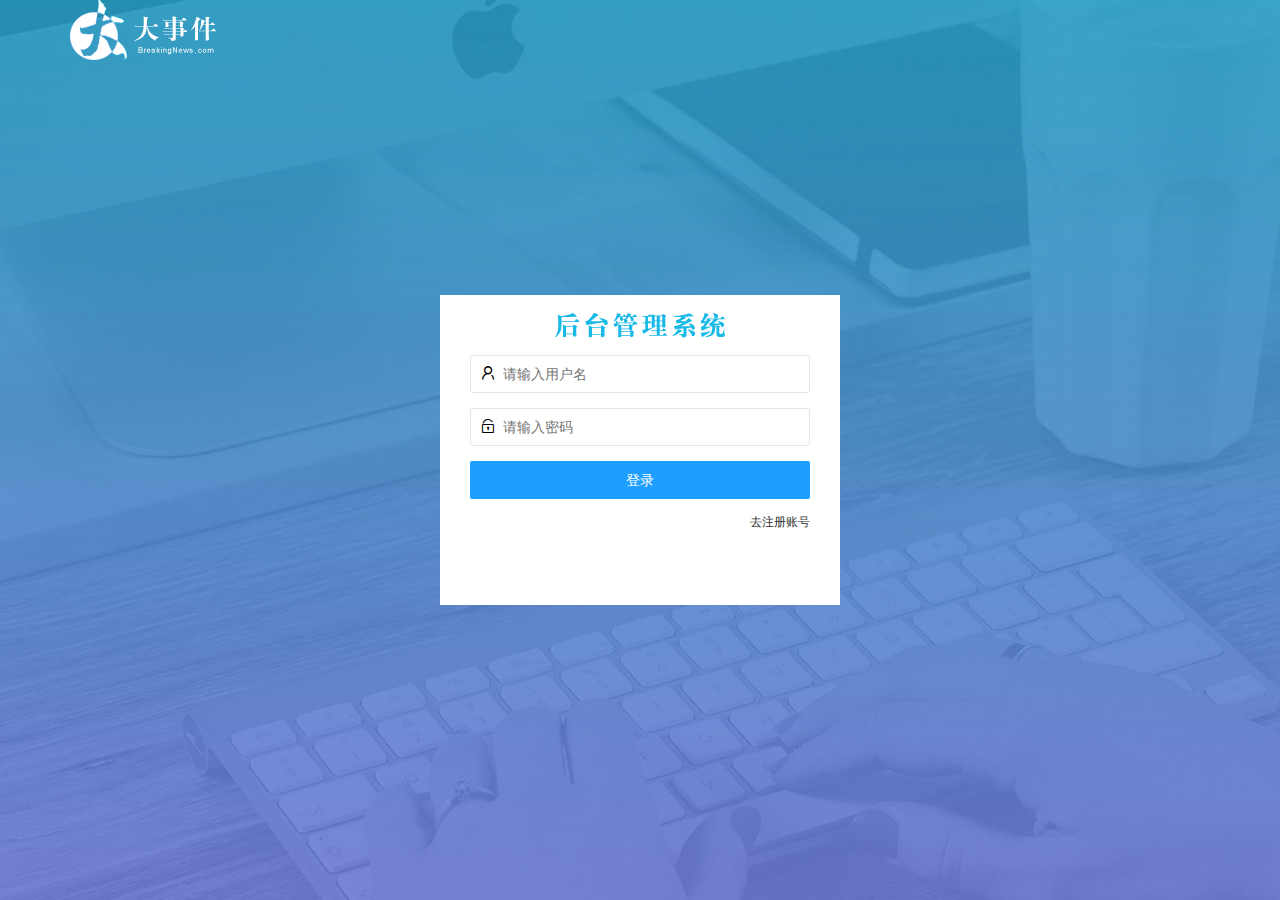
<file: login.html>
<!DOCTYPE html>
<html lang="en">

<head>
    <meta charset="UTF-8">
    <meta name="viewport" content="width=device-width, initial-scale=1.0">
    <title>大事件 登录/注册</title>
    <!-- 导入 LayUI 的样式 -->
    <link rel="stylesheet" href="./assets/lib/layui/css/layui.css">
    <!-- 导入自己的样式表 -->
    <link rel="stylesheet" href="./assets/css/login.css">
   

</head>

<body>
    <!-- 头部的 Logo 区域 -->
    <div class="layui-main">
        <img src="./assets/images/logo.png" alt="">
    </div>
    <!-- 登录注册区域 -->
    <div class="loginAndRegBox">
        <div class="title-box"></div>
        <!-- 登录的 div -->
        <div class="login-box">
            <form class="layui-form" id="form_login">
                <div class="layui-form-item">
                    <i class="layui-icon layui-icon-username"></i>
                    <input type="text" name="username" required lay-verify="required" placeholder="请输入用户名"
                        autocomplete="off" class="layui-input">
                </div>
                <div class="layui-form-item">
                    <i class="layui-icon layui-icon-password"></i>
                    <input type="password" name="password" required lay-verify="required|pwd" placeholder="请输入密码"
                        autocomplete="off" class="layui-input">
                </div>
                <div class="layui-form-item">
                    <button  class="layui-btn layui-btn-fluid  layui-btn-normal" lay-submit>登录</button>
                </div>
                <div class="layui-form-item links">
                    <a href="javascript:;" id="link_reg">去注册账号</a>
                </div>
            </form>
        </div>
        <!-- 注册的 div -->
        <div class="reg-box">
            <form class="layui-form" id="form_reg">
                <div class="layui-form-item">
                    <i class="layui-icon layui-icon-username"></i>
                    <input type="text" name="username" required lay-verify="required" placeholder="请输入用户名"
                        autocomplete="off" class="layui-input">
                </div>
                <div class="layui-form-item">
                    <i class="layui-icon layui-icon-password"></i>
                    <input type="password" name="password" required lay-verify="required|pwd" placeholder="请输入密码"
                        autocomplete="off" class="layui-input">
                </div>
                <div class="layui-form-item">
                    <i class="layui-icon layui-icon-password"></i>
                    <input type="password" name="repassword" required lay-verify="required|pwd|repwd"
                        placeholder="再次确认密码" autocomplete="off" class="layui-input">
                </div>
                <div class="layui-form-item">
                    <button  class="layui-btn layui-btn-fluid  layui-btn-normal" lay-submit>注册</button>
                </div>
                <div class="layui-form-item links">
                    <a href="javascript:;" id="link_login">去登录</a>
                </div>
        </div>
    </div>
    <script src="./assets/lib/layui/layui.all.js"></script>
    <script src="./assets/lib/jquery.js"></script>
    <script src="./assets/js/baseAPI.js"></script>
    <script src="./assets/js/login.js"></script>

</body>

</html>
</file>
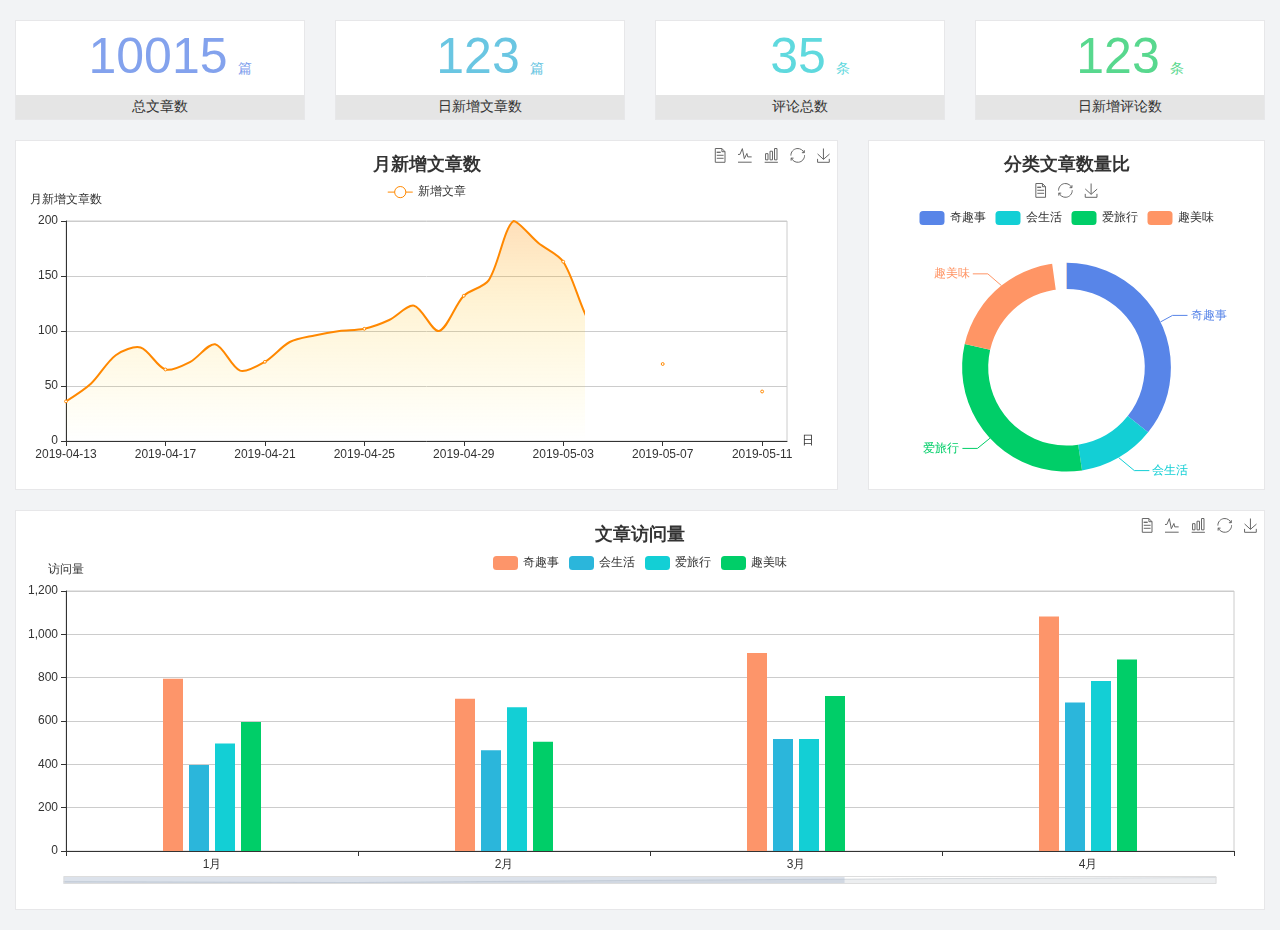
<file: home/dashboard.html>
<!DOCTYPE html>
<html lang="en">

<head>
  <meta charset="UTF-8">
  <meta name="viewport" content="width=device-width, initial-scale=1.0">
  <meta http-equiv="X-UA-Compatible" content="ie=edge">
  <title>图表统计</title>
  <link rel="stylesheet" href="../../assets/lib/bootstrap.css" />
  <link rel="stylesheet" href="../../assets/lib/main.css" />
  <script src="../../assets/lib/jquery.js"></script>
  <script type="text/javascript" src="../../assets/lib/echarts.min.js"></script>
</head>

<body>
  <div class="container-fluid">
    <div class="row spannel_list">
      <div class="col-sm-3 col-xs-6">
        <div class="spannel">
          <em>10015</em><span>篇</span>
          <b>总文章数</b>
        </div>
      </div>
      <div class="col-sm-3 col-xs-6">
        <div class="spannel scolor01">
          <em>123</em><span>篇</span>
          <b>日新增文章数</b>
        </div>
      </div>
      <div class="col-sm-3 col-xs-6">
        <div class="spannel scolor02">
          <em>35</em><span>条</span>
          <b>评论总数</b>
        </div>
      </div>
      <div class="col-sm-3 col-xs-6">
        <div class="spannel scolor03">
          <em>123</em><span>条</span>
          <b>日新增评论数</b>
        </div>
      </div>
    </div>
  </div>

  <div class="container-fluid">
    <div class="row curve-pie">
      <div class="col-lg-8 col-md-8">
        <div class="gragh_pannel" id="curve_show"></div>
      </div>
      <div class="col-lg-4 col-md-4">
        <div class="gragh_pannel" id="pie_show"></div>
      </div>
    </div>
  </div>

  <div class="container-fluid">
    <div class="column_pannel" id="column_show"></div>
  </div>

  <script>
    var oChart = echarts.init(document.getElementById('curve_show'));
    var aList_all = [
      { 'count': 36, 'date': '2019-04-13' },
      { 'count': 52, 'date': '2019-04-14' },
      { 'count': 78, 'date': '2019-04-15' },
      { 'count': 85, 'date': '2019-04-16' },
      { 'count': 65, 'date': '2019-04-17' },
      { 'count': 72, 'date': '2019-04-18' },
      { 'count': 88, 'date': '2019-04-19' },
      { 'count': 64, 'date': '2019-04-20' },
      { 'count': 72, 'date': '2019-04-21' },
      { 'count': 90, 'date': '2019-04-22' },
      { 'count': 96, 'date': '2019-04-23' },
      { 'count': 100, 'date': '2019-04-24' },
      { 'count': 102, 'date': '2019-04-25' },
      { 'count': 110, 'date': '2019-04-26' },
      { 'count': 123, 'date': '2019-04-27' },
      { 'count': 100, 'date': '2019-04-28' },
      { 'count': 132, 'date': '2019-04-29' },
      { 'count': 146, 'date': '2019-04-30' },
      { 'count': 200, 'date': '2019-05-01' },
      { 'count': 180, 'date': '2019-05-02' },
      { 'count': 163, 'date': '2019-05-03' },
      { 'count': 110, 'date': '2019-05-04' },
      { 'count': 80, 'date': '2019-05-05' },
      { 'count': 82, 'date': '2019-05-06' },
      { 'count': 70, 'date': '2019-05-07' },
      { 'count': 65, 'date': '2019-05-08' },
      { 'count': 54, 'date': '2019-05-09' },
      { 'count': 40, 'date': '2019-05-10' },
      { 'count': 45, 'date': '2019-05-11' },
      { 'count': 38, 'date': '2019-05-12' },
    ];

    let aCount = [];
    let aDate = [];

    for (var i = 0; i < aList_all.length; i++) {
      aCount.push(aList_all[i].count);
      aDate.push(aList_all[i].date);
    }

    var chartopt = {
      title: {
        text: '月新增文章数',
        left: 'center',
        top: '10'
      },
      tooltip: {
        trigger: 'axis'
      },
      legend: {
        data: ['新增文章'],
        top: '40'
      },
      toolbox: {
        show: true,
        feature: {
          mark: { show: true },
          dataView: { show: true, readOnly: false },
          magicType: { show: true, type: ['line', 'bar'] },
          restore: { show: true },
          saveAsImage: { show: true }
        }
      },
      calculable: true,
      xAxis: [
        {
          name: '日',
          type: 'category',
          boundaryGap: false,
          data: aDate
        }
      ],
      yAxis: [
        {
          name: '月新增文章数',
          type: 'value'
        }
      ],
      series: [
        {
          name: '新增文章',
          type: 'line',
          smooth: true,
          itemStyle: { normal: { areaStyle: { type: 'default' }, color: '#f80' }, lineStyle: { color: '#f80' } },
          data: aCount
        }],
      areaStyle: {
        normal: {
          color: new echarts.graphic.LinearGradient(0, 0, 0, 1, [{
            offset: 0,
            color: 'rgba(255,136,0,0.39)'
          }, {
            offset: .34,
            color: 'rgba(255,180,0,0.25)'
          }, {
            offset: 1,
            color: 'rgba(255,222,0,0.00)'
          }])

        }
      },
      grid: {
        show: true,
        x: 50,
        x2: 50,
        y: 80,
        height: 220
      }
    };

    oChart.setOption(chartopt);


    var oPie = echarts.init(document.getElementById('pie_show'));
    var oPieopt =
    {
      title: {
        top: 10,
        text: '分类文章数量比',
        x: 'center'
      },
      tooltip: {
        trigger: 'item',
        formatter: "{a} <br/>{b} : {c} ({d}%)"
      },
      color: ['#5885e8', '#13cfd5', '#00ce68', '#ff9565'],
      legend: {
        x: 'center',
        top: 65,
        data: ['奇趣事', '会生活', '爱旅行', '趣美味']
      },
      toolbox: {
        show: true,
        x: 'center',
        top: 35,
        feature: {
          mark: { show: true },
          dataView: { show: true, readOnly: false },
          magicType: {
            show: true,
            type: ['pie', 'funnel'],
            option: {
              funnel: {
                x: '25%',
                width: '50%',
                funnelAlign: 'left',
                max: 1548
              }
            }
          },
          restore: { show: true },
          saveAsImage: { show: true }
        }
      },
      calculable: true,
      series: [
        {
          name: '访问来源',
          type: 'pie',
          radius: ['45%', '60%'],
          center: ['50%', '65%'],
          data: [
            { value: 300, name: '奇趣事' },
            { value: 100, name: '会生活' },
            { value: 260, name: '爱旅行' },
            { value: 180, name: '趣美味' }
          ]
        }
      ]
    };
    oPie.setOption(oPieopt);



    var oColumn = this.echarts.init(document.getElementById('column_show'));
    var oColumnopt =
    {
      title: {
        text: '文章访问量',
        left: 'center',
        top: '10'
      },
      tooltip: {
        trigger: 'axis'
      },
      legend: {
        data: ['奇趣事', '会生活', '爱旅行', '趣美味'],
        top: '40'
      },
      toolbox: {
        show: true,
        feature: {
          mark: { show: true },
          dataView: { show: true, readOnly: false },
          magicType: { show: true, type: ['line', 'bar'] },
          restore: { show: true },
          saveAsImage: { show: true }
        }
      },
      calculable: true,
      xAxis: [
        {
          type: 'category',
          data: ['1月', '2月', '3月', '4月', '5月']
        }
      ],
      yAxis: [
        {
          name: '访问量',
          type: 'value'
        }
      ],
      series: [
        {
          name: '奇趣事',
          type: 'bar',
          barWidth: 20,
          itemStyle: {
            normal: { areaStyle: { type: 'default' }, color: '#fd956a' }
          },
          data: [800, 708, 920, 1090, 1200]
        },
        {
          name: '会生活',
          type: 'bar',
          barWidth: 20,
          itemStyle: {
            normal: { areaStyle: { type: 'default' }, color: '#2bb6db' }
          },
          data: [400, 468, 520, 690, 800]
        },
        {
          name: '爱旅行',
          type: 'bar',
          barWidth: 20,
          itemStyle: {
            normal: { areaStyle: { type: 'default' }, color: '#13cfd5' }
          },
          data: [500, 668, 520, 790, 900]
        },
        {
          name: '趣美味',
          type: 'bar',
          barWidth: 20,
          itemStyle: {
            normal: { areaStyle: { type: 'default' }, color: '#00ce68' }
          },
          data: [600, 508, 720, 890, 1000]
        }
      ],
      grid: {
        show: true,
        x: 50,
        x2: 30,
        y: 80,
        height: 260
      },
      dataZoom: [//给x轴设置滚动条
        {
          start: 0,//默认为0
          end: 100 - 1000 / 31,//默认为100
          type: 'slider',
          show: true,
          xAxisIndex: [0],
          handleSize: 0,//滑动条的 左右2个滑动条的大小
          height: 8,//组件高度
          left: 45, //左边的距离
          right: 50,//右边的距离
          bottom: 26,//右边的距离
          handleColor: '#ddd',//h滑动图标的颜色
          handleStyle: {
            borderColor: "#cacaca",
            borderWidth: "1",
            shadowBlur: 2,
            background: "#ddd",
            shadowColor: "#ddd",
          }
        }]
    };
    oColumn.setOption(oColumnopt);
  </script>
</body>

</html>
</file>
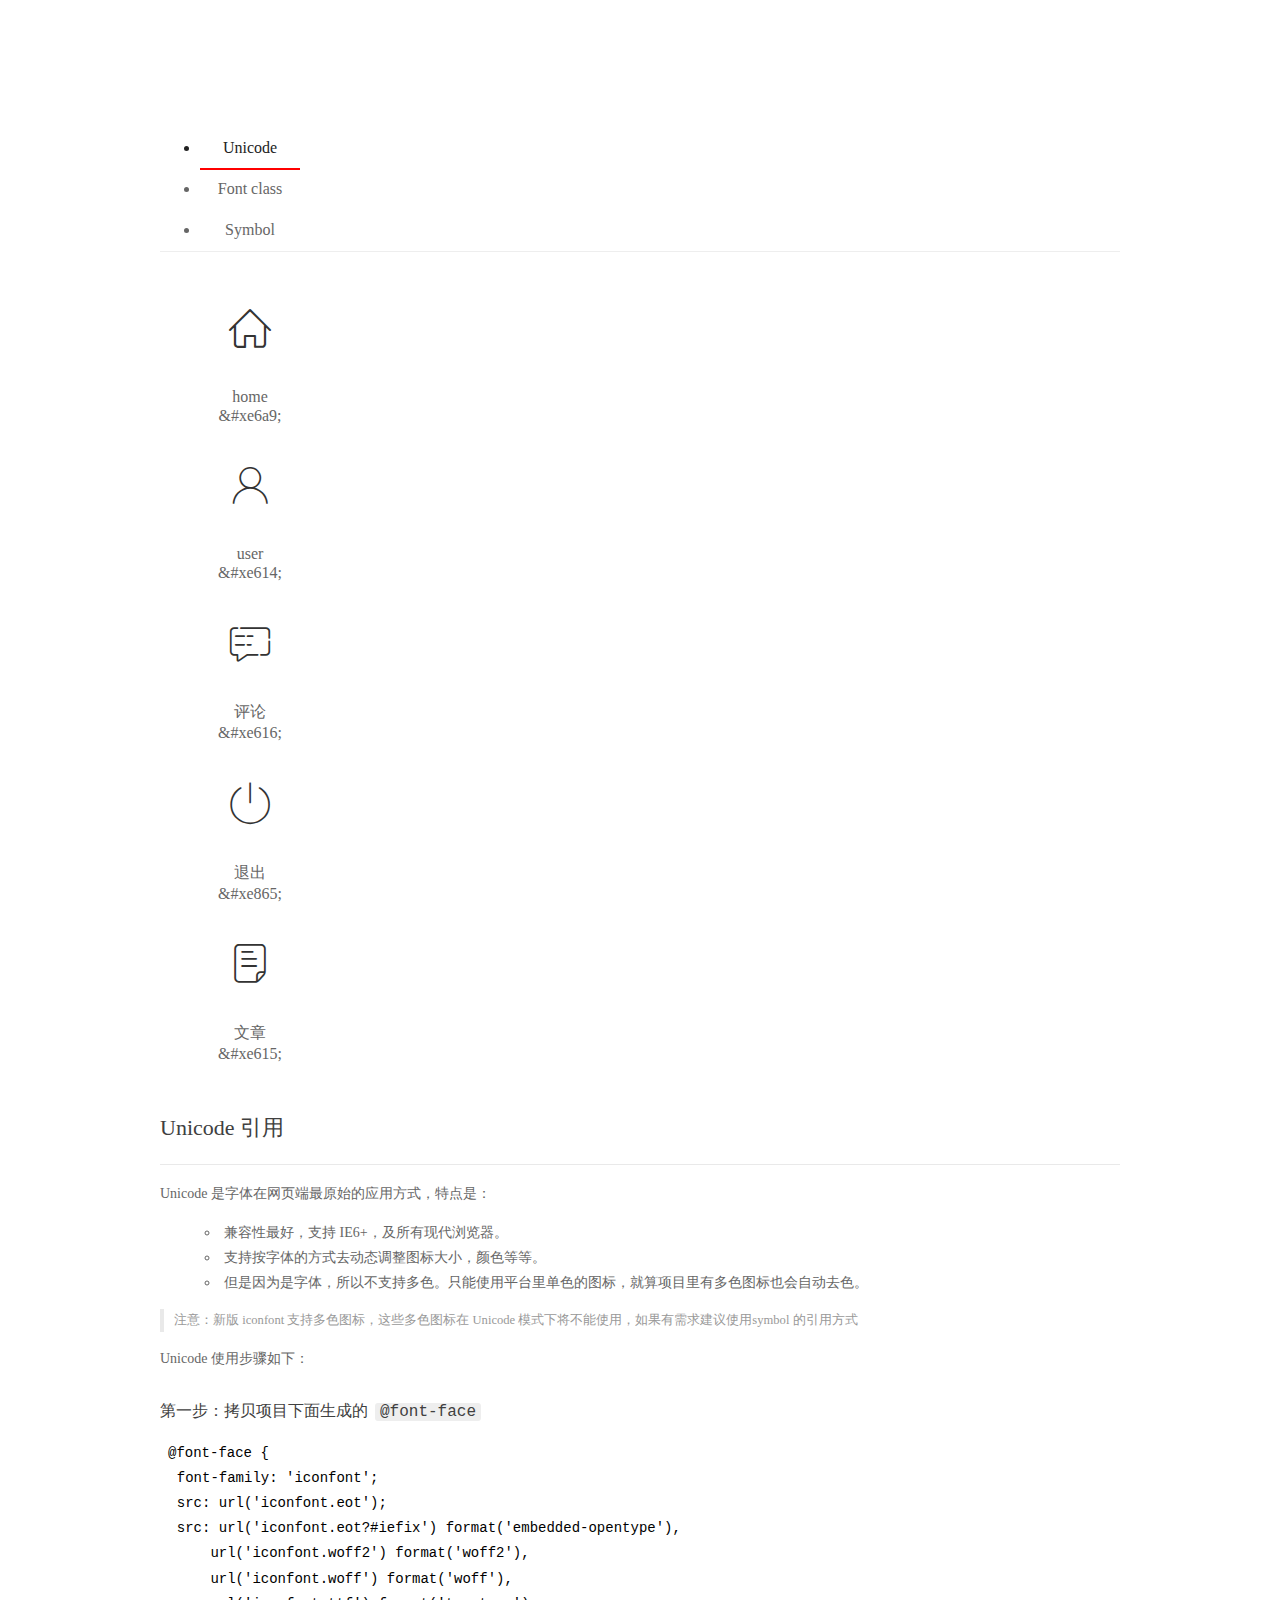
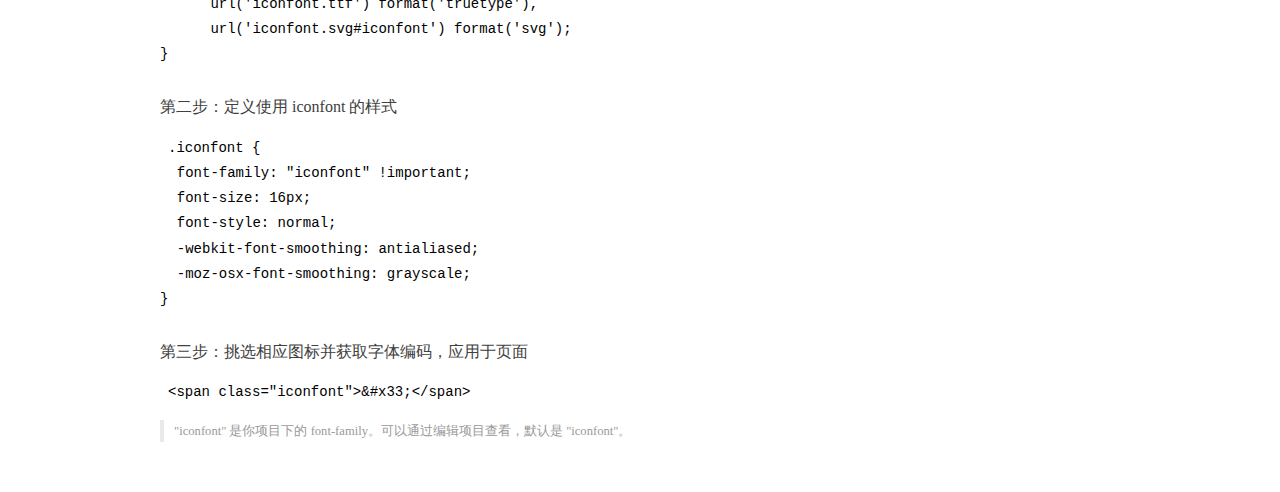
<file: assets/fonts/demo_index.html>
<!DOCTYPE html>
<html>
<head>
  <meta charset="utf-8"/>
  <title>IconFont Demo</title>
  <link rel="shortcut icon" href="https://gtms04.alicdn.com/tps/i4/TB1_oz6GVXXXXaFXpXXJDFnIXXX-64-64.ico" type="image/x-icon"/>
  <link rel="stylesheet" href="https://g.alicdn.com/thx/cube/1.3.2/cube.min.css">
  <link rel="stylesheet" href="demo.css">
  <link rel="stylesheet" href="iconfont.css">
  <script src="iconfont.js"></script>
  <!-- jQuery -->
  <script src="https://a1.alicdn.com/oss/uploads/2018/12/26/7bfddb60-08e8-11e9-9b04-53e73bb6408b.js"></script>
  <!-- 代码高亮 -->
  <script src="https://a1.alicdn.com/oss/uploads/2018/12/26/a3f714d0-08e6-11e9-8a15-ebf944d7534c.js"></script>
</head>
<body>
  <div class="main">
    <h1 class="logo"><a href="https://www.iconfont.cn/" title="iconfont 首页" target="_blank">&#xe86b;</a></h1>
    <div class="nav-tabs">
      <ul id="tabs" class="dib-box">
        <li class="dib active"><span>Unicode</span></li>
        <li class="dib"><span>Font class</span></li>
        <li class="dib"><span>Symbol</span></li>
      </ul>
      
    </div>
    <div class="tab-container">
      <div class="content unicode" style="display: block;">
          <ul class="icon_lists dib-box">
          
            <li class="dib">
              <span class="icon iconfont">&#xe6a9;</span>
                <div class="name">home</div>
                <div class="code-name">&amp;#xe6a9;</div>
              </li>
          
            <li class="dib">
              <span class="icon iconfont">&#xe614;</span>
                <div class="name">user</div>
                <div class="code-name">&amp;#xe614;</div>
              </li>
          
            <li class="dib">
              <span class="icon iconfont">&#xe616;</span>
                <div class="name">评论</div>
                <div class="code-name">&amp;#xe616;</div>
              </li>
          
            <li class="dib">
              <span class="icon iconfont">&#xe865;</span>
                <div class="name">退出</div>
                <div class="code-name">&amp;#xe865;</div>
              </li>
          
            <li class="dib">
              <span class="icon iconfont">&#xe615;</span>
                <div class="name">文章</div>
                <div class="code-name">&amp;#xe615;</div>
              </li>
          
          </ul>
          <div class="article markdown">
          <h2 id="unicode-">Unicode 引用</h2>
          <hr>

          <p>Unicode 是字体在网页端最原始的应用方式，特点是：</p>
          <ul>
            <li>兼容性最好，支持 IE6+，及所有现代浏览器。</li>
            <li>支持按字体的方式去动态调整图标大小，颜色等等。</li>
            <li>但是因为是字体，所以不支持多色。只能使用平台里单色的图标，就算项目里有多色图标也会自动去色。</li>
          </ul>
          <blockquote>
            <p>注意：新版 iconfont 支持多色图标，这些多色图标在 Unicode 模式下将不能使用，如果有需求建议使用symbol 的引用方式</p>
          </blockquote>
          <p>Unicode 使用步骤如下：</p>
          <h3 id="-font-face">第一步：拷贝项目下面生成的 <code>@font-face</code></h3>
<pre><code class="language-css"
>@font-face {
  font-family: 'iconfont';
  src: url('iconfont.eot');
  src: url('iconfont.eot?#iefix') format('embedded-opentype'),
      url('iconfont.woff2') format('woff2'),
      url('iconfont.woff') format('woff'),
      url('iconfont.ttf') format('truetype'),
      url('iconfont.svg#iconfont') format('svg');
}
</code></pre>
          <h3 id="-iconfont-">第二步：定义使用 iconfont 的样式</h3>
<pre><code class="language-css"
>.iconfont {
  font-family: "iconfont" !important;
  font-size: 16px;
  font-style: normal;
  -webkit-font-smoothing: antialiased;
  -moz-osx-font-smoothing: grayscale;
}
</code></pre>
          <h3 id="-">第三步：挑选相应图标并获取字体编码，应用于页面</h3>
<pre>
<code class="language-html"
>&lt;span class="iconfont"&gt;&amp;#x33;&lt;/span&gt;
</code></pre>
          <blockquote>
            <p>"iconfont" 是你项目下的 font-family。可以通过编辑项目查看，默认是 "iconfont"。</p>
          </blockquote>
          </div>
      </div>
      <div class="content font-class">
        <ul class="icon_lists dib-box">
          
          <li class="dib">
            <span class="icon iconfont icon-home"></span>
            <div class="name">
              home
            </div>
            <div class="code-name">.icon-home
            </div>
          </li>
          
          <li class="dib">
            <span class="icon iconfont icon-user"></span>
            <div class="name">
              user
            </div>
            <div class="code-name">.icon-user
            </div>
          </li>
          
          <li class="dib">
            <span class="icon iconfont icon-pinglun"></span>
            <div class="name">
              评论
            </div>
            <div class="code-name">.icon-pinglun
            </div>
          </li>
          
          <li class="dib">
            <span class="icon iconfont icon-tuichu"></span>
            <div class="name">
              退出
            </div>
            <div class="code-name">.icon-tuichu
            </div>
          </li>
          
          <li class="dib">
            <span class="icon iconfont icon-16"></span>
            <div class="name">
              文章
            </div>
            <div class="code-name">.icon-16
            </div>
          </li>
          
        </ul>
        <div class="article markdown">
        <h2 id="font-class-">font-class 引用</h2>
        <hr>

        <p>font-class 是 Unicode 使用方式的一种变种，主要是解决 Unicode 书写不直观，语意不明确的问题。</p>
        <p>与 Unicode 使用方式相比，具有如下特点：</p>
        <ul>
          <li>兼容性良好，支持 IE8+，及所有现代浏览器。</li>
          <li>相比于 Unicode 语意明确，书写更直观。可以很容易分辨这个 icon 是什么。</li>
          <li>因为使用 class 来定义图标，所以当要替换图标时，只需要修改 class 里面的 Unicode 引用。</li>
          <li>不过因为本质上还是使用的字体，所以多色图标还是不支持的。</li>
        </ul>
        <p>使用步骤如下：</p>
        <h3 id="-fontclass-">第一步：引入项目下面生成的 fontclass 代码：</h3>
<pre><code class="language-html">&lt;link rel="stylesheet" href="./iconfont.css"&gt;
</code></pre>
        <h3 id="-">第二步：挑选相应图标并获取类名，应用于页面：</h3>
<pre><code class="language-html">&lt;span class="iconfont icon-xxx"&gt;&lt;/span&gt;
</code></pre>
        <blockquote>
          <p>"
            iconfont" 是你项目下的 font-family。可以通过编辑项目查看，默认是 "iconfont"。</p>
        </blockquote>
      </div>
      </div>
      <div class="content symbol">
          <ul class="icon_lists dib-box">
          
            <li class="dib">
                <svg class="icon svg-icon" aria-hidden="true">
                  <use xlink:href="#icon-home"></use>
                </svg>
                <div class="name">home</div>
                <div class="code-name">#icon-home</div>
            </li>
          
            <li class="dib">
                <svg class="icon svg-icon" aria-hidden="true">
                  <use xlink:href="#icon-user"></use>
                </svg>
                <div class="name">user</div>
                <div class="code-name">#icon-user</div>
            </li>
          
            <li class="dib">
                <svg class="icon svg-icon" aria-hidden="true">
                  <use xlink:href="#icon-pinglun"></use>
                </svg>
                <div class="name">评论</div>
                <div class="code-name">#icon-pinglun</div>
            </li>
          
            <li class="dib">
                <svg class="icon svg-icon" aria-hidden="true">
                  <use xlink:href="#icon-tuichu"></use>
                </svg>
                <div class="name">退出</div>
                <div class="code-name">#icon-tuichu</div>
            </li>
          
            <li class="dib">
                <svg class="icon svg-icon" aria-hidden="true">
                  <use xlink:href="#icon-16"></use>
                </svg>
                <div class="name">文章</div>
                <div class="code-name">#icon-16</div>
            </li>
          
          </ul>
          <div class="article markdown">
          <h2 id="symbol-">Symbol 引用</h2>
          <hr>

          <p>这是一种全新的使用方式，应该说这才是未来的主流，也是平台目前推荐的用法。相关介绍可以参考这篇<a href="">文章</a>
            这种用法其实是做了一个 SVG 的集合，与另外两种相比具有如下特点：</p>
          <ul>
            <li>支持多色图标了，不再受单色限制。</li>
            <li>通过一些技巧，支持像字体那样，通过 <code>font-size</code>, <code>color</code> 来调整样式。</li>
            <li>兼容性较差，支持 IE9+，及现代浏览器。</li>
            <li>浏览器渲染 SVG 的性能一般，还不如 png。</li>
          </ul>
          <p>使用步骤如下：</p>
          <h3 id="-symbol-">第一步：引入项目下面生成的 symbol 代码：</h3>
<pre><code class="language-html">&lt;script src="./iconfont.js"&gt;&lt;/script&gt;
</code></pre>
          <h3 id="-css-">第二步：加入通用 CSS 代码（引入一次就行）：</h3>
<pre><code class="language-html">&lt;style&gt;
.icon {
  width: 1em;
  height: 1em;
  vertical-align: -0.15em;
  fill: currentColor;
  overflow: hidden;
}
&lt;/style&gt;
</code></pre>
          <h3 id="-">第三步：挑选相应图标并获取类名，应用于页面：</h3>
<pre><code class="language-html">&lt;svg class="icon" aria-hidden="true"&gt;
  &lt;use xlink:href="#icon-xxx"&gt;&lt;/use&gt;
&lt;/svg&gt;
</code></pre>
          </div>
      </div>

    </div>
  </div>
  <script>
  $(document).ready(function () {
      $('.tab-container .content:first').show()

      $('#tabs li').click(function (e) {
        var tabContent = $('.tab-container .content')
        var index = $(this).index()

        if ($(this).hasClass('active')) {
          return
        } else {
          $('#tabs li').removeClass('active')
          $(this).addClass('active')

          tabContent.hide().eq(index).fadeIn()
        }
      })
    })
  </script>
</body>
</html>
</file>
<file: assets/lib/layui/css/layui.css>
/** layui-v2.5.5 MIT License By https://www.layui.com */
 .layui-inline,img{display:inline-block;vertical-align:middle}h1,h2,h3,h4,h5,h6{font-weight:400}.layui-edge,.layui-header,.layui-inline,.layui-main{position:relative}.layui-body,.layui-edge,.layui-elip{overflow:hidden}.layui-btn,.layui-edge,.layui-inline,img{vertical-align:middle}.layui-btn,.layui-disabled,.layui-icon,.layui-unselect{-moz-user-select:none;-webkit-user-select:none;-ms-user-select:none}.layui-elip,.layui-form-checkbox span,.layui-form-pane .layui-form-label{text-overflow:ellipsis;white-space:nowrap}.layui-breadcrumb,.layui-tree-btnGroup{visibility:hidden}blockquote,body,button,dd,div,dl,dt,form,h1,h2,h3,h4,h5,h6,input,li,ol,p,pre,td,textarea,th,ul{margin:0;padding:0;-webkit-tap-highlight-color:rgba(0,0,0,0)}a:active,a:hover{outline:0}img{border:none}li{list-style:none}table{border-collapse:collapse;border-spacing:0}h4,h5,h6{font-size:100%}button,input,optgroup,option,select,textarea{font-family:inherit;font-size:inherit;font-style:inherit;font-weight:inherit;outline:0}pre{white-space:pre-wrap;white-space:-moz-pre-wrap;white-space:-pre-wrap;white-space:-o-pre-wrap;word-wrap:break-word}body{line-height:24px;font:14px Helvetica Neue,Helvetica,PingFang SC,Tahoma,Arial,sans-serif}hr{height:1px;margin:10px 0;border:0;clear:both}a{color:#333;text-decoration:none}a:hover{color:#777}a cite{font-style:normal;*cursor:pointer}.layui-border-box,.layui-border-box *{box-sizing:border-box}.layui-box,.layui-box *{box-sizing:content-box}.layui-clear{clear:both;*zoom:1}.layui-clear:after{content:'\20';clear:both;*zoom:1;display:block;height:0}.layui-inline{*display:inline;*zoom:1}.layui-edge{display:inline-block;width:0;height:0;border-width:6px;border-style:dashed;border-color:transparent}.layui-edge-top{top:-4px;border-bottom-color:#999;border-bottom-style:solid}.layui-edge-right{border-left-color:#999;border-left-style:solid}.layui-edge-bottom{top:2px;border-top-color:#999;border-top-style:solid}.layui-edge-left{border-right-color:#999;border-right-style:solid}.layui-disabled,.layui-disabled:hover{color:#d2d2d2!important;cursor:not-allowed!important}.layui-circle{border-radius:100%}.layui-show{display:block!important}.layui-hide{display:none!important}@font-face{font-family:layui-icon;src:url(../font/iconfont.eot?v=250);src:url(../font/iconfont.eot?v=250#iefix) format('embedded-opentype'),url(../font/iconfont.woff2?v=250) format('woff2'),url(../font/iconfont.woff?v=250) format('woff'),url(../font/iconfont.ttf?v=250) format('truetype'),url(../font/iconfont.svg?v=250#layui-icon) format('svg')}.layui-icon{font-family:layui-icon!important;font-size:16px;font-style:normal;-webkit-font-smoothing:antialiased;-moz-osx-font-smoothing:grayscale}.layui-icon-reply-fill:before{content:"\e611"}.layui-icon-set-fill:before{content:"\e614"}.layui-icon-menu-fill:before{content:"\e60f"}.layui-icon-search:before{content:"\e615"}.layui-icon-share:before{content:"\e641"}.layui-icon-set-sm:before{content:"\e620"}.layui-icon-engine:before{content:"\e628"}.layui-icon-close:before{content:"\1006"}.layui-icon-close-fill:before{content:"\1007"}.layui-icon-chart-screen:before{content:"\e629"}.layui-icon-star:before{content:"\e600"}.layui-icon-circle-dot:before{content:"\e617"}.layui-icon-chat:before{content:"\e606"}.layui-icon-release:before{content:"\e609"}.layui-icon-list:before{content:"\e60a"}.layui-icon-chart:before{content:"\e62c"}.layui-icon-ok-circle:before{content:"\1005"}.layui-icon-layim-theme:before{content:"\e61b"}.layui-icon-table:before{content:"\e62d"}.layui-icon-right:before{content:"\e602"}.layui-icon-left:before{content:"\e603"}.layui-icon-cart-simple:before{content:"\e698"}.layui-icon-face-cry:before{content:"\e69c"}.layui-icon-face-smile:before{content:"\e6af"}.layui-icon-survey:before{content:"\e6b2"}.layui-icon-tree:before{content:"\e62e"}.layui-icon-upload-circle:before{content:"\e62f"}.layui-icon-add-circle:before{content:"\e61f"}.layui-icon-download-circle:before{content:"\e601"}.layui-icon-templeate-1:before{content:"\e630"}.layui-icon-util:before{content:"\e631"}.layui-icon-face-surprised:before{content:"\e664"}.layui-icon-edit:before{content:"\e642"}.layui-icon-speaker:before{content:"\e645"}.layui-icon-down:before{content:"\e61a"}.layui-icon-file:before{content:"\e621"}.layui-icon-layouts:before{content:"\e632"}.layui-icon-rate-half:before{content:"\e6c9"}.layui-icon-add-circle-fine:before{content:"\e608"}.layui-icon-prev-circle:before{content:"\e633"}.layui-icon-read:before{content:"\e705"}.layui-icon-404:before{content:"\e61c"}.layui-icon-carousel:before{content:"\e634"}.layui-icon-help:before{content:"\e607"}.layui-icon-code-circle:before{content:"\e635"}.layui-icon-water:before{content:"\e636"}.layui-icon-username:before{content:"\e66f"}.layui-icon-find-fill:before{content:"\e670"}.layui-icon-about:before{content:"\e60b"}.layui-icon-location:before{content:"\e715"}.layui-icon-up:before{content:"\e619"}.layui-icon-pause:before{content:"\e651"}.layui-icon-date:before{content:"\e637"}.layui-icon-layim-uploadfile:before{content:"\e61d"}.layui-icon-delete:before{content:"\e640"}.layui-icon-play:before{content:"\e652"}.layui-icon-top:before{content:"\e604"}.layui-icon-friends:before{content:"\e612"}.layui-icon-refresh-3:before{content:"\e9aa"}.layui-icon-ok:before{content:"\e605"}.layui-icon-layer:before{content:"\e638"}.layui-icon-face-smile-fine:before{content:"\e60c"}.layui-icon-dollar:before{content:"\e659"}.layui-icon-group:before{content:"\e613"}.layui-icon-layim-download:before{content:"\e61e"}.layui-icon-picture-fine:before{content:"\e60d"}.layui-icon-link:before{content:"\e64c"}.layui-icon-diamond:before{content:"\e735"}.layui-icon-log:before{content:"\e60e"}.layui-icon-rate-solid:before{content:"\e67a"}.layui-icon-fonts-del:before{content:"\e64f"}.layui-icon-unlink:before{content:"\e64d"}.layui-icon-fonts-clear:before{content:"\e639"}.layui-icon-triangle-r:before{content:"\e623"}.layui-icon-circle:before{content:"\e63f"}.layui-icon-radio:before{content:"\e643"}.layui-icon-align-center:before{content:"\e647"}.layui-icon-align-right:before{content:"\e648"}.layui-icon-align-left:before{content:"\e649"}.layui-icon-loading-1:before{content:"\e63e"}.layui-icon-return:before{content:"\e65c"}.layui-icon-fonts-strong:before{content:"\e62b"}.layui-icon-upload:before{content:"\e67c"}.layui-icon-dialogue:before{content:"\e63a"}.layui-icon-video:before{content:"\e6ed"}.layui-icon-headset:before{content:"\e6fc"}.layui-icon-cellphone-fine:before{content:"\e63b"}.layui-icon-add-1:before{content:"\e654"}.layui-icon-face-smile-b:before{content:"\e650"}.layui-icon-fonts-html:before{content:"\e64b"}.layui-icon-form:before{content:"\e63c"}.layui-icon-cart:before{content:"\e657"}.layui-icon-camera-fill:before{content:"\e65d"}.layui-icon-tabs:before{content:"\e62a"}.layui-icon-fonts-code:before{content:"\e64e"}.layui-icon-fire:before{content:"\e756"}.layui-icon-set:before{content:"\e716"}.layui-icon-fonts-u:before{content:"\e646"}.layui-icon-triangle-d:before{content:"\e625"}.layui-icon-tips:before{content:"\e702"}.layui-icon-picture:before{content:"\e64a"}.layui-icon-more-vertical:before{content:"\e671"}.layui-icon-flag:before{content:"\e66c"}.layui-icon-loading:before{content:"\e63d"}.layui-icon-fonts-i:before{content:"\e644"}.layui-icon-refresh-1:before{content:"\e666"}.layui-icon-rmb:before{content:"\e65e"}.layui-icon-home:before{content:"\e68e"}.layui-icon-user:before{content:"\e770"}.layui-icon-notice:before{content:"\e667"}.layui-icon-login-weibo:before{content:"\e675"}.layui-icon-voice:before{content:"\e688"}.layui-icon-upload-drag:before{content:"\e681"}.layui-icon-login-qq:before{content:"\e676"}.layui-icon-snowflake:before{content:"\e6b1"}.layui-icon-file-b:before{content:"\e655"}.layui-icon-template:before{content:"\e663"}.layui-icon-auz:before{content:"\e672"}.layui-icon-console:before{content:"\e665"}.layui-icon-app:before{content:"\e653"}.layui-icon-prev:before{content:"\e65a"}.layui-icon-website:before{content:"\e7ae"}.layui-icon-next:before{content:"\e65b"}.layui-icon-component:before{content:"\e857"}.layui-icon-more:before{content:"\e65f"}.layui-icon-login-wechat:before{content:"\e677"}.layui-icon-shrink-right:before{content:"\e668"}.layui-icon-spread-left:before{content:"\e66b"}.layui-icon-camera:before{content:"\e660"}.layui-icon-note:before{content:"\e66e"}.layui-icon-refresh:before{content:"\e669"}.layui-icon-female:before{content:"\e661"}.layui-icon-male:before{content:"\e662"}.layui-icon-password:before{content:"\e673"}.layui-icon-senior:before{content:"\e674"}.layui-icon-theme:before{content:"\e66a"}.layui-icon-tread:before{content:"\e6c5"}.layui-icon-praise:before{content:"\e6c6"}.layui-icon-star-fill:before{content:"\e658"}.layui-icon-rate:before{content:"\e67b"}.layui-icon-template-1:before{content:"\e656"}.layui-icon-vercode:before{content:"\e679"}.layui-icon-cellphone:before{content:"\e678"}.layui-icon-screen-full:before{content:"\e622"}.layui-icon-screen-restore:before{content:"\e758"}.layui-icon-cols:before{content:"\e610"}.layui-icon-export:before{content:"\e67d"}.layui-icon-print:before{content:"\e66d"}.layui-icon-slider:before{content:"\e714"}.layui-icon-addition:before{content:"\e624"}.layui-icon-subtraction:before{content:"\e67e"}.layui-icon-service:before{content:"\e626"}.layui-icon-transfer:before{content:"\e691"}.layui-main{width:1140px;margin:0 auto}.layui-header{z-index:1000;height:60px}.layui-header a:hover{transition:all .5s;-webkit-transition:all .5s}.layui-side{position:fixed;left:0;top:0;bottom:0;z-index:999;width:200px;overflow-x:hidden}.layui-side-scroll{position:relative;width:220px;height:100%;overflow-x:hidden}.layui-body{position:absolute;left:200px;right:0;top:0;bottom:0;z-index:998;width:auto;overflow-y:auto;box-sizing:border-box}.layui-layout-body{overflow:hidden}.layui-layout-admin .layui-header{background-color:#23262E}.layui-layout-admin .layui-side{top:60px;width:200px;overflow-x:hidden}.layui-layout-admin .layui-body{position:fixed;top:60px;bottom:44px}.layui-layout-admin .layui-main{width:auto;margin:0 15px}.layui-layout-admin .layui-footer{position:fixed;left:200px;right:0;bottom:0;height:44px;line-height:44px;padding:0 15px;background-color:#eee}.layui-layout-admin .layui-logo{position:absolute;left:0;top:0;width:200px;height:100%;line-height:60px;text-align:center;color:#009688;font-size:16px}.layui-layout-admin .layui-header .layui-nav{background:0 0}.layui-layout-left{position:absolute!important;left:200px;top:0}.layui-layout-right{position:absolute!important;right:0;top:0}.layui-container{position:relative;margin:0 auto;padding:0 15px;box-sizing:border-box}.layui-fluid{position:relative;margin:0 auto;padding:0 15px}.layui-row:after,.layui-row:before{content:'';display:block;clear:both}.layui-col-lg1,.layui-col-lg10,.layui-col-lg11,.layui-col-lg12,.layui-col-lg2,.layui-col-lg3,.layui-col-lg4,.layui-col-lg5,.layui-col-lg6,.layui-col-lg7,.layui-col-lg8,.layui-col-lg9,.layui-col-md1,.layui-col-md10,.layui-col-md11,.layui-col-md12,.layui-col-md2,.layui-col-md3,.layui-col-md4,.layui-col-md5,.layui-col-md6,.layui-col-md7,.layui-col-md8,.layui-col-md9,.layui-col-sm1,.layui-col-sm10,.layui-col-sm11,.layui-col-sm12,.layui-col-sm2,.layui-col-sm3,.layui-col-sm4,.layui-col-sm5,.layui-col-sm6,.layui-col-sm7,.layui-col-sm8,.layui-col-sm9,.layui-col-xs1,.layui-col-xs10,.layui-col-xs11,.layui-col-xs12,.layui-col-xs2,.layui-col-xs3,.layui-col-xs4,.layui-col-xs5,.layui-col-xs6,.layui-col-xs7,.layui-col-xs8,.layui-col-xs9{position:relative;display:block;box-sizing:border-box}.layui-col-xs1,.layui-col-xs10,.layui-col-xs11,.layui-col-xs12,.layui-col-xs2,.layui-col-xs3,.layui-col-xs4,.layui-col-xs5,.layui-col-xs6,.layui-col-xs7,.layui-col-xs8,.layui-col-xs9{float:left}.layui-col-xs1{width:8.33333333%}.layui-col-xs2{width:16.66666667%}.layui-col-xs3{width:25%}.layui-col-xs4{width:33.33333333%}.layui-col-xs5{width:41.66666667%}.layui-col-xs6{width:50%}.layui-col-xs7{width:58.33333333%}.layui-col-xs8{width:66.66666667%}.layui-col-xs9{width:75%}.layui-col-xs10{width:83.33333333%}.layui-col-xs11{width:91.66666667%}.layui-col-xs12{width:100%}.layui-col-xs-offset1{margin-left:8.33333333%}.layui-col-xs-offset2{margin-left:16.66666667%}.layui-col-xs-offset3{margin-left:25%}.layui-col-xs-offset4{margin-left:33.33333333%}.layui-col-xs-offset5{margin-left:41.66666667%}.layui-col-xs-offset6{margin-left:50%}.layui-col-xs-offset7{margin-left:58.33333333%}.layui-col-xs-offset8{margin-left:66.66666667%}.layui-col-xs-offset9{margin-left:75%}.layui-col-xs-offset10{margin-left:83.33333333%}.layui-col-xs-offset11{margin-left:91.66666667%}.layui-col-xs-offset12{margin-left:100%}@media screen and (max-width:768px){.layui-hide-xs{display:none!important}.layui-show-xs-block{display:block!important}.layui-show-xs-inline{display:inline!important}.layui-show-xs-inline-block{display:inline-block!important}}@media screen and (min-width:768px){.layui-container{width:750px}.layui-hide-sm{display:none!important}.layui-show-sm-block{display:block!important}.layui-show-sm-inline{display:inline!important}.layui-show-sm-inline-block{display:inline-block!important}.layui-col-sm1,.layui-col-sm10,.layui-col-sm11,.layui-col-sm12,.layui-col-sm2,.layui-col-sm3,.layui-col-sm4,.layui-col-sm5,.layui-col-sm6,.layui-col-sm7,.layui-col-sm8,.layui-col-sm9{float:left}.layui-col-sm1{width:8.33333333%}.layui-col-sm2{width:16.66666667%}.layui-col-sm3{width:25%}.layui-col-sm4{width:33.33333333%}.layui-col-sm5{width:41.66666667%}.layui-col-sm6{width:50%}.layui-col-sm7{width:58.33333333%}.layui-col-sm8{width:66.66666667%}.layui-col-sm9{width:75%}.layui-col-sm10{width:83.33333333%}.layui-col-sm11{width:91.66666667%}.layui-col-sm12{width:100%}.layui-col-sm-offset1{margin-left:8.33333333%}.layui-col-sm-offset2{margin-left:16.66666667%}.layui-col-sm-offset3{margin-left:25%}.layui-col-sm-offset4{margin-left:33.33333333%}.layui-col-sm-offset5{margin-left:41.66666667%}.layui-col-sm-offset6{margin-left:50%}.layui-col-sm-offset7{margin-left:58.33333333%}.layui-col-sm-offset8{margin-left:66.66666667%}.layui-col-sm-offset9{margin-left:75%}.layui-col-sm-offset10{margin-left:83.33333333%}.layui-col-sm-offset11{margin-left:91.66666667%}.layui-col-sm-offset12{margin-left:100%}}@media screen and (min-width:992px){.layui-container{width:970px}.layui-hide-md{display:none!important}.layui-show-md-block{display:block!important}.layui-show-md-inline{display:inline!important}.layui-show-md-inline-block{display:inline-block!important}.layui-col-md1,.layui-col-md10,.layui-col-md11,.layui-col-md12,.layui-col-md2,.layui-col-md3,.layui-col-md4,.layui-col-md5,.layui-col-md6,.layui-col-md7,.layui-col-md8,.layui-col-md9{float:left}.layui-col-md1{width:8.33333333%}.layui-col-md2{width:16.66666667%}.layui-col-md3{width:25%}.layui-col-md4{width:33.33333333%}.layui-col-md5{width:41.66666667%}.layui-col-md6{width:50%}.layui-col-md7{width:58.33333333%}.layui-col-md8{width:66.66666667%}.layui-col-md9{width:75%}.layui-col-md10{width:83.33333333%}.layui-col-md11{width:91.66666667%}.layui-col-md12{width:100%}.layui-col-md-offset1{margin-left:8.33333333%}.layui-col-md-offset2{margin-left:16.66666667%}.layui-col-md-offset3{margin-left:25%}.layui-col-md-offset4{margin-left:33.33333333%}.layui-col-md-offset5{margin-left:41.66666667%}.layui-col-md-offset6{margin-left:50%}.layui-col-md-offset7{margin-left:58.33333333%}.layui-col-md-offset8{margin-left:66.66666667%}.layui-col-md-offset9{margin-left:75%}.layui-col-md-offset10{margin-left:83.33333333%}.layui-col-md-offset11{margin-left:91.66666667%}.layui-col-md-offset12{margin-left:100%}}@media screen and (min-width:1200px){.layui-container{width:1170px}.layui-hide-lg{display:none!important}.layui-show-lg-block{display:block!important}.layui-show-lg-inline{display:inline!important}.layui-show-lg-inline-block{display:inline-block!important}.layui-col-lg1,.layui-col-lg10,.layui-col-lg11,.layui-col-lg12,.layui-col-lg2,.layui-col-lg3,.layui-col-lg4,.layui-col-lg5,.layui-col-lg6,.layui-col-lg7,.layui-col-lg8,.layui-col-lg9{float:left}.layui-col-lg1{width:8.33333333%}.layui-col-lg2{width:16.66666667%}.layui-col-lg3{width:25%}.layui-col-lg4{width:33.33333333%}.layui-col-lg5{width:41.66666667%}.layui-col-lg6{width:50%}.layui-col-lg7{width:58.33333333%}.layui-col-lg8{width:66.66666667%}.layui-col-lg9{width:75%}.layui-col-lg10{width:83.33333333%}.layui-col-lg11{width:91.66666667%}.layui-col-lg12{width:100%}.layui-col-lg-offset1{margin-left:8.33333333%}.layui-col-lg-offset2{margin-left:16.66666667%}.layui-col-lg-offset3{margin-left:25%}.layui-col-lg-offset4{margin-left:33.33333333%}.layui-col-lg-offset5{margin-left:41.66666667%}.layui-col-lg-offset6{margin-left:50%}.layui-col-lg-offset7{margin-left:58.33333333%}.layui-col-lg-offset8{margin-left:66.66666667%}.layui-col-lg-offset9{margin-left:75%}.layui-col-lg-offset10{margin-left:83.33333333%}.layui-col-lg-offset11{margin-left:91.66666667%}.layui-col-lg-offset12{margin-left:100%}}.layui-col-space1{margin:-.5px}.layui-col-space1>*{padding:.5px}.layui-col-space3{margin:-1.5px}.layui-col-space3>*{padding:1.5px}.layui-col-space5{margin:-2.5px}.layui-col-space5>*{padding:2.5px}.layui-col-space8{margin:-3.5px}.layui-col-space8>*{padding:3.5px}.layui-col-space10{margin:-5px}.layui-col-space10>*{padding:5px}.layui-col-space12{margin:-6px}.layui-col-space12>*{padding:6px}.layui-col-space15{margin:-7.5px}.layui-col-space15>*{padding:7.5px}.layui-col-space18{margin:-9px}.layui-col-space18>*{padding:9px}.layui-col-space20{margin:-10px}.layui-col-space20>*{padding:10px}.layui-col-space22{margin:-11px}.layui-col-space22>*{padding:11px}.layui-col-space25{margin:-12.5px}.layui-col-space25>*{padding:12.5px}.layui-col-space30{margin:-15px}.layui-col-space30>*{padding:15px}.layui-btn,.layui-input,.layui-select,.layui-textarea,.layui-upload-button{outline:0;-webkit-appearance:none;transition:all .3s;-webkit-transition:all .3s;box-sizing:border-box}.layui-elem-quote{margin-bottom:10px;padding:15px;line-height:22px;border-left:5px solid #009688;border-radius:0 2px 2px 0;background-color:#f2f2f2}.layui-quote-nm{border-style:solid;border-width:1px 1px 1px 5px;background:0 0}.layui-elem-field{margin-bottom:10px;padding:0;border-width:1px;border-style:solid}.layui-elem-field legend{margin-left:20px;padding:0 10px;font-size:20px;font-weight:300}.layui-field-title{margin:10px 0 20px;border-width:1px 0 0}.layui-field-box{padding:10px 15px}.layui-field-title .layui-field-box{padding:10px 0}.layui-progress{position:relative;height:6px;border-radius:20px;background-color:#e2e2e2}.layui-progress-bar{position:absolute;left:0;top:0;width:0;max-width:100%;height:6px;border-radius:20px;text-align:right;background-color:#5FB878;transition:all .3s;-webkit-transition:all .3s}.layui-progress-big,.layui-progress-big .layui-progress-bar{height:18px;line-height:18px}.layui-progress-text{position:relative;top:-20px;line-height:18px;font-size:12px;color:#666}.layui-progress-big .layui-progress-text{position:static;padding:0 10px;color:#fff}.layui-collapse{border-width:1px;border-style:solid;border-radius:2px}.layui-colla-content,.layui-colla-item{border-top-width:1px;border-top-style:solid}.layui-colla-item:first-child{border-top:none}.layui-colla-title{position:relative;height:42px;line-height:42px;padding:0 15px 0 35px;color:#333;background-color:#f2f2f2;cursor:pointer;font-size:14px;overflow:hidden}.layui-colla-content{display:none;padding:10px 15px;line-height:22px;color:#666}.layui-colla-icon{position:absolute;left:15px;top:0;font-size:14px}.layui-card{margin-bottom:15px;border-radius:2px;background-color:#fff;box-shadow:0 1px 2px 0 rgba(0,0,0,.05)}.layui-card:last-child{margin-bottom:0}.layui-card-header{position:relative;height:42px;line-height:42px;padding:0 15px;border-bottom:1px solid #f6f6f6;color:#333;border-radius:2px 2px 0 0;font-size:14px}.layui-bg-black,.layui-bg-blue,.layui-bg-cyan,.layui-bg-green,.layui-bg-orange,.layui-bg-red{color:#fff!important}.layui-card-body{position:relative;padding:10px 15px;line-height:24px}.layui-card-body[pad15]{padding:15px}.layui-card-body[pad20]{padding:20px}.layui-card-body .layui-table{margin:5px 0}.layui-card .layui-tab{margin:0}.layui-panel-window{position:relative;padding:15px;border-radius:0;border-top:5px solid #E6E6E6;background-color:#fff}.layui-auxiliar-moving{position:fixed;left:0;right:0;top:0;bottom:0;width:100%;height:100%;background:0 0;z-index:9999999999}.layui-form-label,.layui-form-mid,.layui-form-select,.layui-input-block,.layui-input-inline,.layui-textarea{position:relative}.layui-bg-red{background-color:#FF5722!important}.layui-bg-orange{background-color:#FFB800!important}.layui-bg-green{background-color:#009688!important}.layui-bg-cyan{background-color:#2F4056!important}.layui-bg-blue{background-color:#1E9FFF!important}.layui-bg-black{background-color:#393D49!important}.layui-bg-gray{background-color:#eee!important;color:#666!important}.layui-badge-rim,.layui-colla-content,.layui-colla-item,.layui-collapse,.layui-elem-field,.layui-form-pane .layui-form-item[pane],.layui-form-pane .layui-form-label,.layui-input,.layui-layedit,.layui-layedit-tool,.layui-quote-nm,.layui-select,.layui-tab-bar,.layui-tab-card,.layui-tab-title,.layui-tab-title .layui-this:after,.layui-textarea{border-color:#e6e6e6}.layui-timeline-item:before,hr{background-color:#e6e6e6}.layui-text{line-height:22px;font-size:14px;color:#666}.layui-text h1,.layui-text h2,.layui-text h3{font-weight:500;color:#333}.layui-text h1{font-size:30px}.layui-text h2{font-size:24px}.layui-text h3{font-size:18px}.layui-text a:not(.layui-btn){color:#01AAED}.layui-text a:not(.layui-btn):hover{text-decoration:underline}.layui-text ul{padding:5px 0 5px 15px}.layui-text ul li{margin-top:5px;list-style-type:disc}.layui-text em,.layui-word-aux{color:#999!important;padding:0 5px!important}.layui-btn{display:inline-block;height:38px;line-height:38px;padding:0 18px;background-color:#009688;color:#fff;white-space:nowrap;text-align:center;font-size:14px;border:none;border-radius:2px;cursor:pointer}.layui-btn:hover{opacity:.8;filter:alpha(opacity=80);color:#fff}.layui-btn:active{opacity:1;filter:alpha(opacity=100)}.layui-btn+.layui-btn{margin-left:10px}.layui-btn-container{font-size:0}.layui-btn-container .layui-btn{margin-right:10px;margin-bottom:10px}.layui-btn-container .layui-btn+.layui-btn{margin-left:0}.layui-table .layui-btn-container .layui-btn{margin-bottom:9px}.layui-btn-radius{border-radius:100px}.layui-btn .layui-icon{margin-right:3px;font-size:18px;vertical-align:bottom;vertical-align:middle\9}.layui-btn-primary{border:1px solid #C9C9C9;background-color:#fff;color:#555}.layui-btn-primary:hover{border-color:#009688;color:#333}.layui-btn-normal{background-color:#1E9FFF}.layui-btn-warm{background-color:#FFB800}.layui-btn-danger{background-color:#FF5722}.layui-btn-checked{background-color:#5FB878}.layui-btn-disabled,.layui-btn-disabled:active,.layui-btn-disabled:hover{border:1px solid #e6e6e6;background-color:#FBFBFB;color:#C9C9C9;cursor:not-allowed;opacity:1}.layui-btn-lg{height:44px;line-height:44px;padding:0 25px;font-size:16px}.layui-btn-sm{height:30px;line-height:30px;padding:0 10px;font-size:12px}.layui-btn-sm i{font-size:16px!important}.layui-btn-xs{height:22px;line-height:22px;padding:0 5px;font-size:12px}.layui-btn-xs i{font-size:14px!important}.layui-btn-group{display:inline-block;vertical-align:middle;font-size:0}.layui-btn-group .layui-btn{margin-left:0!important;margin-right:0!important;border-left:1px solid rgba(255,255,255,.5);border-radius:0}.layui-btn-group .layui-btn-primary{border-left:none}.layui-btn-group .layui-btn-primary:hover{border-color:#C9C9C9;color:#009688}.layui-btn-group .layui-btn:first-child{border-left:none;border-radius:2px 0 0 2px}.layui-btn-group .layui-btn-primary:first-child{border-left:1px solid #c9c9c9}.layui-btn-group .layui-btn:last-child{border-radius:0 2px 2px 0}.layui-btn-group .layui-btn+.layui-btn{margin-left:0}.layui-btn-group+.layui-btn-group{margin-left:10px}.layui-btn-fluid{width:100%}.layui-input,.layui-select,.layui-textarea{height:38px;line-height:1.3;line-height:38px\9;border-width:1px;border-style:solid;background-color:#fff;border-radius:2px}.layui-input::-webkit-input-placeholder,.layui-select::-webkit-input-placeholder,.layui-textarea::-webkit-input-placeholder{line-height:1.3}.layui-input,.layui-textarea{display:block;width:100%;padding-left:10px}.layui-input:hover,.layui-textarea:hover{border-color:#D2D2D2!important}.layui-input:focus,.layui-textarea:focus{border-color:#C9C9C9!important}.layui-textarea{min-height:100px;height:auto;line-height:20px;padding:6px 10px;resize:vertical}.layui-select{padding:0 10px}.layui-form input[type=checkbox],.layui-form input[type=radio],.layui-form select{display:none}.layui-form [lay-ignore]{display:initial}.layui-form-item{margin-bottom:15px;clear:both;*zoom:1}.layui-form-item:after{content:'\20';clear:both;*zoom:1;display:block;height:0}.layui-form-label{float:left;display:block;padding:9px 15px;width:80px;font-weight:400;line-height:20px;text-align:right}.layui-form-label-col{display:block;float:none;padding:9px 0;line-height:20px;text-align:left}.layui-form-item .layui-inline{margin-bottom:5px;margin-right:10px}.layui-input-block{margin-left:110px;min-height:36px}.layui-input-inline{display:inline-block;vertical-align:middle}.layui-form-item .layui-input-inline{float:left;width:190px;margin-right:10px}.layui-form-text .layui-input-inline{width:auto}.layui-form-mid{float:left;display:block;padding:9px 0!important;line-height:20px;margin-right:10px}.layui-form-danger+.layui-form-select .layui-input,.layui-form-danger:focus{border-color:#FF5722!important}.layui-form-select .layui-input{padding-right:30px;cursor:pointer}.layui-form-select .layui-edge{position:absolute;right:10px;top:50%;margin-top:-3px;cursor:pointer;border-width:6px;border-top-color:#c2c2c2;border-top-style:solid;transition:all .3s;-webkit-transition:all .3s}.layui-form-select dl{display:none;position:absolute;left:0;top:42px;padding:5px 0;z-index:899;min-width:100%;border:1px solid #d2d2d2;max-height:300px;overflow-y:auto;background-color:#fff;border-radius:2px;box-shadow:0 2px 4px rgba(0,0,0,.12);box-sizing:border-box}.layui-form-select dl dd,.layui-form-select dl dt{padding:0 10px;line-height:36px;white-space:nowrap;overflow:hidden;text-overflow:ellipsis}.layui-form-select dl dt{font-size:12px;color:#999}.layui-form-select dl dd{cursor:pointer}.layui-form-select dl dd:hover{background-color:#f2f2f2;-webkit-transition:.5s all;transition:.5s all}.layui-form-select .layui-select-group dd{padding-left:20px}.layui-form-select dl dd.layui-select-tips{padding-left:10px!important;color:#999}.layui-form-select dl dd.layui-this{background-color:#5FB878;color:#fff}.layui-form-checkbox,.layui-form-select dl dd.layui-disabled{background-color:#fff}.layui-form-selected dl{display:block}.layui-form-checkbox,.layui-form-checkbox *,.layui-form-switch{display:inline-block;vertical-align:middle}.layui-form-selected .layui-edge{margin-top:-9px;-webkit-transform:rotate(180deg);transform:rotate(180deg);margin-top:-3px\9}:root .layui-form-selected .layui-edge{margin-top:-9px\0/IE9}.layui-form-selectup dl{top:auto;bottom:42px}.layui-select-none{margin:5px 0;text-align:center;color:#999}.layui-select-disabled .layui-disabled{border-color:#eee!important}.layui-select-disabled .layui-edge{border-top-color:#d2d2d2}.layui-form-checkbox{position:relative;height:30px;line-height:30px;margin-right:10px;padding-right:30px;cursor:pointer;font-size:0;-webkit-transition:.1s linear;transition:.1s linear;box-sizing:border-box}.layui-form-checkbox span{padding:0 10px;height:100%;font-size:14px;border-radius:2px 0 0 2px;background-color:#d2d2d2;color:#fff;overflow:hidden}.layui-form-checkbox:hover span{background-color:#c2c2c2}.layui-form-checkbox i{position:absolute;right:0;top:0;width:30px;height:28px;border:1px solid #d2d2d2;border-left:none;border-radius:0 2px 2px 0;color:#fff;font-size:20px;text-align:center}.layui-form-checkbox:hover i{border-color:#c2c2c2;color:#c2c2c2}.layui-form-checked,.layui-form-checked:hover{border-color:#5FB878}.layui-form-checked span,.layui-form-checked:hover span{background-color:#5FB878}.layui-form-checked i,.layui-form-checked:hover i{color:#5FB878}.layui-form-item .layui-form-checkbox{margin-top:4px}.layui-form-checkbox[lay-skin=primary]{height:auto!important;line-height:normal!important;min-width:18px;min-height:18px;border:none!important;margin-right:0;padding-left:28px;padding-right:0;background:0 0}.layui-form-checkbox[lay-skin=primary] span{padding-left:0;padding-right:15px;line-height:18px;background:0 0;color:#666}.layui-form-checkbox[lay-skin=primary] i{right:auto;left:0;width:16px;height:16px;line-height:16px;border:1px solid #d2d2d2;font-size:12px;border-radius:2px;background-color:#fff;-webkit-transition:.1s linear;transition:.1s linear}.layui-form-checkbox[lay-skin=primary]:hover i{border-color:#5FB878;color:#fff}.layui-form-checked[lay-skin=primary] i{border-color:#5FB878!important;background-color:#5FB878;color:#fff}.layui-checkbox-disbaled[lay-skin=primary] span{background:0 0!important;color:#c2c2c2}.layui-checkbox-disbaled[lay-skin=primary]:hover i{border-color:#d2d2d2}.layui-form-item .layui-form-checkbox[lay-skin=primary]{margin-top:10px}.layui-form-switch{position:relative;height:22px;line-height:22px;min-width:35px;padding:0 5px;margin-top:8px;border:1px solid #d2d2d2;border-radius:20px;cursor:pointer;background-color:#fff;-webkit-transition:.1s linear;transition:.1s linear}.layui-form-switch i{position:absolute;left:5px;top:3px;width:16px;height:16px;border-radius:20px;background-color:#d2d2d2;-webkit-transition:.1s linear;transition:.1s linear}.layui-form-switch em{position:relative;top:0;width:25px;margin-left:21px;padding:0!important;text-align:center!important;color:#999!important;font-style:normal!important;font-size:12px}.layui-form-onswitch{border-color:#5FB878;background-color:#5FB878}.layui-checkbox-disbaled,.layui-checkbox-disbaled i{border-color:#e2e2e2!important}.layui-form-onswitch i{left:100%;margin-left:-21px;background-color:#fff}.layui-form-onswitch em{margin-left:5px;margin-right:21px;color:#fff!important}.layui-checkbox-disbaled span{background-color:#e2e2e2!important}.layui-checkbox-disbaled:hover i{color:#fff!important}[lay-radio]{display:none}.layui-form-radio,.layui-form-radio *{display:inline-block;vertical-align:middle}.layui-form-radio{line-height:28px;margin:6px 10px 0 0;padding-right:10px;cursor:pointer;font-size:0}.layui-form-radio *{font-size:14px}.layui-form-radio>i{margin-right:8px;font-size:22px;color:#c2c2c2}.layui-form-radio>i:hover,.layui-form-radioed>i{color:#5FB878}.layui-radio-disbaled>i{color:#e2e2e2!important}.layui-form-pane .layui-form-label{width:110px;padding:8px 15px;height:38px;line-height:20px;border-width:1px;border-style:solid;border-radius:2px 0 0 2px;text-align:center;background-color:#FBFBFB;overflow:hidden;box-sizing:border-box}.layui-form-pane .layui-input-inline{margin-left:-1px}.layui-form-pane .layui-input-block{margin-left:110px;left:-1px}.layui-form-pane .layui-input{border-radius:0 2px 2px 0}.layui-form-pane .layui-form-text .layui-form-label{float:none;width:100%;border-radius:2px;box-sizing:border-box;text-align:left}.layui-form-pane .layui-form-text .layui-input-inline{display:block;margin:0;top:-1px;clear:both}.layui-form-pane .layui-form-text .layui-input-block{margin:0;left:0;top:-1px}.layui-form-pane .layui-form-text .layui-textarea{min-height:100px;border-radius:0 0 2px 2px}.layui-form-pane .layui-form-checkbox{margin:4px 0 4px 10px}.layui-form-pane .layui-form-radio,.layui-form-pane .layui-form-switch{margin-top:6px;margin-left:10px}.layui-form-pane .layui-form-item[pane]{position:relative;border-width:1px;border-style:solid}.layui-form-pane .layui-form-item[pane] .layui-form-label{position:absolute;left:0;top:0;height:100%;border-width:0 1px 0 0}.layui-form-pane .layui-form-item[pane] .layui-input-inline{margin-left:110px}@media screen and (max-width:450px){.layui-form-item .layui-form-label{text-overflow:ellipsis;overflow:hidden;white-space:nowrap}.layui-form-item .layui-inline{display:block;margin-right:0;margin-bottom:20px;clear:both}.layui-form-item .layui-inline:after{content:'\20';clear:both;display:block;height:0}.layui-form-item .layui-input-inline{display:block;float:none;left:-3px;width:auto;margin:0 0 10px 112px}.layui-form-item .layui-input-inline+.layui-form-mid{margin-left:110px;top:-5px;padding:0}.layui-form-item .layui-form-checkbox{margin-right:5px;margin-bottom:5px}}.layui-layedit{border-width:1px;border-style:solid;border-radius:2px}.layui-layedit-tool{padding:3px 5px;border-bottom-width:1px;border-bottom-style:solid;font-size:0}.layedit-tool-fixed{position:fixed;top:0;border-top:1px solid #e2e2e2}.layui-layedit-tool .layedit-tool-mid,.layui-layedit-tool .layui-icon{display:inline-block;vertical-align:middle;text-align:center;font-size:14px}.layui-layedit-tool .layui-icon{position:relative;width:32px;height:30px;line-height:30px;margin:3px 5px;color:#777;cursor:pointer;border-radius:2px}.layui-layedit-tool .layui-icon:hover{color:#393D49}.layui-layedit-tool .layui-icon:active{color:#000}.layui-layedit-tool .layedit-tool-active{background-color:#e2e2e2;color:#000}.layui-layedit-tool .layui-disabled,.layui-layedit-tool .layui-disabled:hover{color:#d2d2d2;cursor:not-allowed}.layui-layedit-tool .layedit-tool-mid{width:1px;height:18px;margin:0 10px;background-color:#d2d2d2}.layedit-tool-html{width:50px!important;font-size:30px!important}.layedit-tool-b,.layedit-tool-code,.layedit-tool-help{font-size:16px!important}.layedit-tool-d,.layedit-tool-face,.layedit-tool-image,.layedit-tool-unlink{font-size:18px!important}.layedit-tool-image input{position:absolute;font-size:0;left:0;top:0;width:100%;height:100%;opacity:.01;filter:Alpha(opacity=1);cursor:pointer}.layui-layedit-iframe iframe{display:block;width:100%}#LAY_layedit_code{overflow:hidden}.layui-laypage{display:inline-block;*display:inline;*zoom:1;vertical-align:middle;margin:10px 0;font-size:0}.layui-laypage>a:first-child,.layui-laypage>a:first-child em{border-radius:2px 0 0 2px}.layui-laypage>a:last-child,.layui-laypage>a:last-child em{border-radius:0 2px 2px 0}.layui-laypage>:first-child{margin-left:0!important}.layui-laypage>:last-child{margin-right:0!important}.layui-laypage a,.layui-laypage button,.layui-laypage input,.layui-laypage select,.layui-laypage span{border:1px solid #e2e2e2}.layui-laypage a,.layui-laypage span{display:inline-block;*display:inline;*zoom:1;vertical-align:middle;padding:0 15px;height:28px;line-height:28px;margin:0 -1px 5px 0;background-color:#fff;color:#333;font-size:12px}.layui-flow-more a *,.layui-laypage input,.layui-table-view select[lay-ignore]{display:inline-block}.layui-laypage a:hover{color:#009688}.layui-laypage em{font-style:normal}.layui-laypage .layui-laypage-spr{color:#999;font-weight:700}.layui-laypage a{text-decoration:none}.layui-laypage .layui-laypage-curr{position:relative}.layui-laypage .layui-laypage-curr em{position:relative;color:#fff}.layui-laypage .layui-laypage-curr .layui-laypage-em{position:absolute;left:-1px;top:-1px;padding:1px;width:100%;height:100%;background-color:#009688}.layui-laypage-em{border-radius:2px}.layui-laypage-next em,.layui-laypage-prev em{font-family:Sim sun;font-size:16px}.layui-laypage .layui-laypage-count,.layui-laypage .layui-laypage-limits,.layui-laypage .layui-laypage-refresh,.layui-laypage .layui-laypage-skip{margin-left:10px;margin-right:10px;padding:0;border:none}.layui-laypage .layui-laypage-limits,.layui-laypage .layui-laypage-refresh{vertical-align:top}.layui-laypage .layui-laypage-refresh i{font-size:18px;cursor:pointer}.layui-laypage select{height:22px;padding:3px;border-radius:2px;cursor:pointer}.layui-laypage .layui-laypage-skip{height:30px;line-height:30px;color:#999}.layui-laypage button,.layui-laypage input{height:30px;line-height:30px;border-radius:2px;vertical-align:top;background-color:#fff;box-sizing:border-box}.layui-laypage input{width:40px;margin:0 10px;padding:0 3px;text-align:center}.layui-laypage input:focus,.layui-laypage select:focus{border-color:#009688!important}.layui-laypage button{margin-left:10px;padding:0 10px;cursor:pointer}.layui-table,.layui-table-view{margin:10px 0}.layui-flow-more{margin:10px 0;text-align:center;color:#999;font-size:14px}.layui-flow-more a{height:32px;line-height:32px}.layui-flow-more a *{vertical-align:top}.layui-flow-more a cite{padding:0 20px;border-radius:3px;background-color:#eee;color:#333;font-style:normal}.layui-flow-more a cite:hover{opacity:.8}.layui-flow-more a i{font-size:30px;color:#737383}.layui-table{width:100%;background-color:#fff;color:#666}.layui-table tr{transition:all .3s;-webkit-transition:all .3s}.layui-table th{text-align:left;font-weight:400}.layui-table tbody tr:hover,.layui-table thead tr,.layui-table-click,.layui-table-header,.layui-table-hover,.layui-table-mend,.layui-table-patch,.layui-table-tool,.layui-table-total,.layui-table-total tr,.layui-table[lay-even] tr:nth-child(even){background-color:#f2f2f2}.layui-table td,.layui-table th,.layui-table-col-set,.layui-table-fixed-r,.layui-table-grid-down,.layui-table-header,.layui-table-page,.layui-table-tips-main,.layui-table-tool,.layui-table-total,.layui-table-view,.layui-table[lay-skin=line],.layui-table[lay-skin=row]{border-width:1px;border-style:solid;border-color:#e6e6e6}.layui-table td,.layui-table th{position:relative;padding:9px 15px;min-height:20px;line-height:20px;font-size:14px}.layui-table[lay-skin=line] td,.layui-table[lay-skin=line] th{border-width:0 0 1px}.layui-table[lay-skin=row] td,.layui-table[lay-skin=row] th{border-width:0 1px 0 0}.layui-table[lay-skin=nob] td,.layui-table[lay-skin=nob] th{border:none}.layui-table img{max-width:100px}.layui-table[lay-size=lg] td,.layui-table[lay-size=lg] th{padding:15px 30px}.layui-table-view .layui-table[lay-size=lg] .layui-table-cell{height:40px;line-height:40px}.layui-table[lay-size=sm] td,.layui-table[lay-size=sm] th{font-size:12px;padding:5px 10px}.layui-table-view .layui-table[lay-size=sm] .layui-table-cell{height:20px;line-height:20px}.layui-table[lay-data]{display:none}.layui-table-box{position:relative;overflow:hidden}.layui-table-view .layui-table{position:relative;width:auto;margin:0}.layui-table-view .layui-table[lay-skin=line]{border-width:0 1px 0 0}.layui-table-view .layui-table[lay-skin=row]{border-width:0 0 1px}.layui-table-view .layui-table td,.layui-table-view .layui-table th{padding:5px 0;border-top:none;border-left:none}.layui-table-view .layui-table th.layui-unselect .layui-table-cell span{cursor:pointer}.layui-table-view .layui-table td{cursor:default}.layui-table-view .layui-table td[data-edit=text]{cursor:text}.layui-table-view .layui-form-checkbox[lay-skin=primary] i{width:18px;height:18px}.layui-table-view .layui-form-radio{line-height:0;padding:0}.layui-table-view .layui-form-radio>i{margin:0;font-size:20px}.layui-table-init{position:absolute;left:0;top:0;width:100%;height:100%;text-align:center;z-index:110}.layui-table-init .layui-icon{position:absolute;left:50%;top:50%;margin:-15px 0 0 -15px;font-size:30px;color:#c2c2c2}.layui-table-header{border-width:0 0 1px;overflow:hidden}.layui-table-header .layui-table{margin-bottom:-1px}.layui-table-tool .layui-inline[lay-event]{position:relative;width:26px;height:26px;padding:5px;line-height:16px;margin-right:10px;text-align:center;color:#333;border:1px solid #ccc;cursor:pointer;-webkit-transition:.5s all;transition:.5s all}.layui-table-tool .layui-inline[lay-event]:hover{border:1px solid #999}.layui-table-tool-temp{padding-right:120px}.layui-table-tool-self{position:absolute;right:17px;top:10px}.layui-table-tool .layui-table-tool-self .layui-inline[lay-event]{margin:0 0 0 10px}.layui-table-tool-panel{position:absolute;top:29px;left:-1px;padding:5px 0;min-width:150px;min-height:40px;border:1px solid #d2d2d2;text-align:left;overflow-y:auto;background-color:#fff;box-shadow:0 2px 4px rgba(0,0,0,.12)}.layui-table-cell,.layui-table-tool-panel li{overflow:hidden;text-overflow:ellipsis;white-space:nowrap}.layui-table-tool-panel li{padding:0 10px;line-height:30px;-webkit-transition:.5s all;transition:.5s all}.layui-table-tool-panel li .layui-form-checkbox[lay-skin=primary]{width:100%;padding-left:28px}.layui-table-tool-panel li:hover{background-color:#f2f2f2}.layui-table-tool-panel li .layui-form-checkbox[lay-skin=primary] i{position:absolute;left:0;top:0}.layui-table-tool-panel li .layui-form-checkbox[lay-skin=primary] span{padding:0}.layui-table-tool .layui-table-tool-self .layui-table-tool-panel{left:auto;right:-1px}.layui-table-col-set{position:absolute;right:0;top:0;width:20px;height:100%;border-width:0 0 0 1px;background-color:#fff}.layui-table-sort{width:10px;height:20px;margin-left:5px;cursor:pointer!important}.layui-table-sort .layui-edge{position:absolute;left:5px;border-width:5px}.layui-table-sort .layui-table-sort-asc{top:3px;border-top:none;border-bottom-style:solid;border-bottom-color:#b2b2b2}.layui-table-sort .layui-table-sort-asc:hover{border-bottom-color:#666}.layui-table-sort .layui-table-sort-desc{bottom:5px;border-bottom:none;border-top-style:solid;border-top-color:#b2b2b2}.layui-table-sort .layui-table-sort-desc:hover{border-top-color:#666}.layui-table-sort[lay-sort=asc] .layui-table-sort-asc{border-bottom-color:#000}.layui-table-sort[lay-sort=desc] .layui-table-sort-desc{border-top-color:#000}.layui-table-cell{height:28px;line-height:28px;padding:0 15px;position:relative;box-sizing:border-box}.layui-table-cell .layui-form-checkbox[lay-skin=primary]{top:-1px;padding:0}.layui-table-cell .layui-table-link{color:#01AAED}.laytable-cell-checkbox,.laytable-cell-numbers,.laytable-cell-radio,.laytable-cell-space{padding:0;text-align:center}.layui-table-body{position:relative;overflow:auto;margin-right:-1px;margin-bottom:-1px}.layui-table-body .layui-none{line-height:26px;padding:15px;text-align:center;color:#999}.layui-table-fixed{position:absolute;left:0;top:0;z-index:101}.layui-table-fixed .layui-table-body{overflow:hidden}.layui-table-fixed-l{box-shadow:0 -1px 8px rgba(0,0,0,.08)}.layui-table-fixed-r{left:auto;right:-1px;border-width:0 0 0 1px;box-shadow:-1px 0 8px rgba(0,0,0,.08)}.layui-table-fixed-r .layui-table-header{position:relative;overflow:visible}.layui-table-mend{position:absolute;right:-49px;top:0;height:100%;width:50px}.layui-table-tool{position:relative;z-index:890;width:100%;min-height:50px;line-height:30px;padding:10px 15px;border-width:0 0 1px}.layui-table-tool .layui-btn-container{margin-bottom:-10px}.layui-table-page,.layui-table-total{border-width:1px 0 0;margin-bottom:-1px;overflow:hidden}.layui-table-page{position:relative;width:100%;padding:7px 7px 0;height:41px;font-size:12px;white-space:nowrap}.layui-table-page>div{height:26px}.layui-table-page .layui-laypage{margin:0}.layui-table-page .layui-laypage a,.layui-table-page .layui-laypage span{height:26px;line-height:26px;margin-bottom:10px;border:none;background:0 0}.layui-table-page .layui-laypage a,.layui-table-page .layui-laypage span.layui-laypage-curr{padding:0 12px}.layui-table-page .layui-laypage span{margin-left:0;padding:0}.layui-table-page .layui-laypage .layui-laypage-prev{margin-left:-7px!important}.layui-table-page .layui-laypage .layui-laypage-curr .layui-laypage-em{left:0;top:0;padding:0}.layui-table-page .layui-laypage button,.layui-table-page .layui-laypage input{height:26px;line-height:26px}.layui-table-page .layui-laypage input{width:40px}.layui-table-page .layui-laypage button{padding:0 10px}.layui-table-page select{height:18px}.layui-table-patch .layui-table-cell{padding:0;width:30px}.layui-table-edit{position:absolute;left:0;top:0;width:100%;height:100%;padding:0 14px 1px;border-radius:0;box-shadow:1px 1px 20px rgba(0,0,0,.15)}.layui-table-edit:focus{border-color:#5FB878!important}select.layui-table-edit{padding:0 0 0 10px;border-color:#C9C9C9}.layui-table-view .layui-form-checkbox,.layui-table-view .layui-form-radio,.layui-table-view .layui-form-switch{top:0;margin:0;box-sizing:content-box}.layui-table-view .layui-form-checkbox{top:-1px;height:26px;line-height:26px}.layui-table-view .layui-form-checkbox i{height:26px}.layui-table-grid .layui-table-cell{overflow:visible}.layui-table-grid-down{position:absolute;top:0;right:0;width:26px;height:100%;padding:5px 0;border-width:0 0 0 1px;text-align:center;background-color:#fff;color:#999;cursor:pointer}.layui-table-grid-down .layui-icon{position:absolute;top:50%;left:50%;margin:-8px 0 0 -8px}.layui-table-grid-down:hover{background-color:#fbfbfb}body .layui-table-tips .layui-layer-content{background:0 0;padding:0;box-shadow:0 1px 6px rgba(0,0,0,.12)}.layui-table-tips-main{margin:-44px 0 0 -1px;max-height:150px;padding:8px 15px;font-size:14px;overflow-y:scroll;background-color:#fff;color:#666}.layui-table-tips-c{position:absolute;right:-3px;top:-13px;width:20px;height:20px;padding:3px;cursor:pointer;background-color:#666;border-radius:50%;color:#fff}.layui-table-tips-c:hover{background-color:#777}.layui-table-tips-c:before{position:relative;right:-2px}.layui-upload-file{display:none!important;opacity:.01;filter:Alpha(opacity=1)}.layui-upload-drag,.layui-upload-form,.layui-upload-wrap{display:inline-block}.layui-upload-list{margin:10px 0}.layui-upload-choose{padding:0 10px;color:#999}.layui-upload-drag{position:relative;padding:30px;border:1px dashed #e2e2e2;background-color:#fff;text-align:center;cursor:pointer;color:#999}.layui-upload-drag .layui-icon{font-size:50px;color:#009688}.layui-upload-drag[lay-over]{border-color:#009688}.layui-upload-iframe{position:absolute;width:0;height:0;border:0;visibility:hidden}.layui-upload-wrap{position:relative;vertical-align:middle}.layui-upload-wrap .layui-upload-file{display:block!important;position:absolute;left:0;top:0;z-index:10;font-size:100px;width:100%;height:100%;opacity:.01;filter:Alpha(opacity=1);cursor:pointer}.layui-transfer-active,.layui-transfer-box{display:inline-block;vertical-align:middle}.layui-transfer-box,.layui-transfer-header,.layui-transfer-search{border-width:0;border-style:solid;border-color:#e6e6e6}.layui-transfer-box{position:relative;border-width:1px;width:200px;height:360px;border-radius:2px;background-color:#fff}.layui-transfer-box .layui-form-checkbox{width:100%;margin:0!important}.layui-transfer-header{height:38px;line-height:38px;padding:0 10px;border-bottom-width:1px}.layui-transfer-search{position:relative;padding:10px;border-bottom-width:1px}.layui-transfer-search .layui-input{height:32px;padding-left:30px;font-size:12px}.layui-transfer-search .layui-icon-search{position:absolute;left:20px;top:50%;margin-top:-8px;color:#666}.layui-transfer-active{margin:0 15px}.layui-transfer-active .layui-btn{display:block;margin:0;padding:0 15px;background-color:#5FB878;border-color:#5FB878;color:#fff}.layui-transfer-active .layui-btn-disabled{background-color:#FBFBFB;border-color:#e6e6e6;color:#C9C9C9}.layui-transfer-active .layui-btn:first-child{margin-bottom:15px}.layui-transfer-active .layui-btn .layui-icon{margin:0;font-size:14px!important}.layui-transfer-data{padding:5px 0;overflow:auto}.layui-transfer-data li{height:32px;line-height:32px;padding:0 10px}.layui-transfer-data li:hover{background-color:#f2f2f2;transition:.5s all}.layui-transfer-data .layui-none{padding:15px 10px;text-align:center;color:#999}.layui-nav{position:relative;padding:0 20px;background-color:#393D49;color:#fff;border-radius:2px;font-size:0;box-sizing:border-box}.layui-nav *{font-size:14px}.layui-nav .layui-nav-item{position:relative;display:inline-block;*display:inline;*zoom:1;vertical-align:middle;line-height:60px}.layui-nav .layui-nav-item a{display:block;padding:0 20px;color:#fff;color:rgba(255,255,255,.7);transition:all .3s;-webkit-transition:all .3s}.layui-nav .layui-this:after,.layui-nav-bar,.layui-nav-tree .layui-nav-itemed:after{position:absolute;left:0;top:0;width:0;height:5px;background-color:#5FB878;transition:all .2s;-webkit-transition:all .2s}.layui-nav-bar{z-index:1000}.layui-nav .layui-nav-item a:hover,.layui-nav .layui-this a{color:#fff}.layui-nav .layui-this:after{content:'';top:auto;bottom:0;width:100%}.layui-nav-img{width:30px;height:30px;margin-right:10px;border-radius:50%}.layui-nav .layui-nav-more{content:'';width:0;height:0;border-style:solid dashed dashed;border-color:#fff transparent transparent;overflow:hidden;cursor:pointer;transition:all .2s;-webkit-transition:all .2s;position:absolute;top:50%;right:3px;margin-top:-3px;border-width:6px;border-top-color:rgba(255,255,255,.7)}.layui-nav .layui-nav-mored,.layui-nav-itemed>a .layui-nav-more{margin-top:-9px;border-style:dashed dashed solid;border-color:transparent transparent #fff}.layui-nav-child{display:none;position:absolute;left:0;top:65px;min-width:100%;line-height:36px;padding:5px 0;box-shadow:0 2px 4px rgba(0,0,0,.12);border:1px solid #d2d2d2;background-color:#fff;z-index:100;border-radius:2px;white-space:nowrap}.layui-nav .layui-nav-child a{color:#333}.layui-nav .layui-nav-child a:hover{background-color:#f2f2f2;color:#000}.layui-nav-child dd{position:relative}.layui-nav .layui-nav-child dd.layui-this a,.layui-nav-child dd.layui-this{background-color:#5FB878;color:#fff}.layui-nav-child dd.layui-this:after{display:none}.layui-nav-tree{width:200px;padding:0}.layui-nav-tree .layui-nav-item{display:block;width:100%;line-height:45px}.layui-nav-tree .layui-nav-item a{position:relative;height:45px;line-height:45px;text-overflow:ellipsis;overflow:hidden;white-space:nowrap}.layui-nav-tree .layui-nav-item a:hover{background-color:#4E5465}.layui-nav-tree .layui-nav-bar{width:5px;height:0;background-color:#009688}.layui-nav-tree .layui-nav-child dd.layui-this,.layui-nav-tree .layui-nav-child dd.layui-this a,.layui-nav-tree .layui-this,.layui-nav-tree .layui-this>a,.layui-nav-tree .layui-this>a:hover{background-color:#009688;color:#fff}.layui-nav-tree .layui-this:after{display:none}.layui-nav-itemed>a,.layui-nav-tree .layui-nav-title a,.layui-nav-tree .layui-nav-title a:hover{color:#fff!important}.layui-nav-tree .layui-nav-child{position:relative;z-index:0;top:0;border:none;box-shadow:none}.layui-nav-tree .layui-nav-child a{height:40px;line-height:40px;color:#fff;color:rgba(255,255,255,.7)}.layui-nav-tree .layui-nav-child,.layui-nav-tree .layui-nav-child a:hover{background:0 0;color:#fff}.layui-nav-tree .layui-nav-more{right:10px}.layui-nav-itemed>.layui-nav-child{display:block;padding:0;background-color:rgba(0,0,0,.3)!important}.layui-nav-itemed>.layui-nav-child>.layui-this>.layui-nav-child{display:block}.layui-nav-side{position:fixed;top:0;bottom:0;left:0;overflow-x:hidden;z-index:999}.layui-bg-blue .layui-nav-bar,.layui-bg-blue .layui-nav-itemed:after,.layui-bg-blue .layui-this:after{background-color:#93D1FF}.layui-bg-blue .layui-nav-child dd.layui-this{background-color:#1E9FFF}.layui-bg-blue .layui-nav-itemed>a,.layui-nav-tree.layui-bg-blue .layui-nav-title a,.layui-nav-tree.layui-bg-blue .layui-nav-title a:hover{background-color:#007DDB!important}.layui-breadcrumb{font-size:0}.layui-breadcrumb>*{font-size:14px}.layui-breadcrumb a{color:#999!important}.layui-breadcrumb a:hover{color:#5FB878!important}.layui-breadcrumb a cite{color:#666;font-style:normal}.layui-breadcrumb span[lay-separator]{margin:0 10px;color:#999}.layui-tab{margin:10px 0;text-align:left!important}.layui-tab[overflow]>.layui-tab-title{overflow:hidden}.layui-tab-title{position:relative;left:0;height:40px;white-space:nowrap;font-size:0;border-bottom-width:1px;border-bottom-style:solid;transition:all .2s;-webkit-transition:all .2s}.layui-tab-title li{display:inline-block;*display:inline;*zoom:1;vertical-align:middle;font-size:14px;transition:all .2s;-webkit-transition:all .2s;position:relative;line-height:40px;min-width:65px;padding:0 15px;text-align:center;cursor:pointer}.layui-tab-title li a{display:block}.layui-tab-title .layui-this{color:#000}.layui-tab-title .layui-this:after{position:absolute;left:0;top:0;content:'';width:100%;height:41px;border-width:1px;border-style:solid;border-bottom-color:#fff;border-radius:2px 2px 0 0;box-sizing:border-box;pointer-events:none}.layui-tab-bar{position:absolute;right:0;top:0;z-index:10;width:30px;height:39px;line-height:39px;border-width:1px;border-style:solid;border-radius:2px;text-align:center;background-color:#fff;cursor:pointer}.layui-tab-bar .layui-icon{position:relative;display:inline-block;top:3px;transition:all .3s;-webkit-transition:all .3s}.layui-tab-item{display:none}.layui-tab-more{padding-right:30px;height:auto!important;white-space:normal!important}.layui-tab-more li.layui-this:after{border-bottom-color:#e2e2e2;border-radius:2px}.layui-tab-more .layui-tab-bar .layui-icon{top:-2px;top:3px\9;-webkit-transform:rotate(180deg);transform:rotate(180deg)}:root .layui-tab-more .layui-tab-bar .layui-icon{top:-2px\0/IE9}.layui-tab-content{padding:10px}.layui-tab-title li .layui-tab-close{position:relative;display:inline-block;width:18px;height:18px;line-height:20px;margin-left:8px;top:1px;text-align:center;font-size:14px;color:#c2c2c2;transition:all .2s;-webkit-transition:all .2s}.layui-tab-title li .layui-tab-close:hover{border-radius:2px;background-color:#FF5722;color:#fff}.layui-tab-brief>.layui-tab-title .layui-this{color:#009688}.layui-tab-brief>.layui-tab-more li.layui-this:after,.layui-tab-brief>.layui-tab-title .layui-this:after{border:none;border-radius:0;border-bottom:2px solid #5FB878}.layui-tab-brief[overflow]>.layui-tab-title .layui-this:after{top:-1px}.layui-tab-card{border-width:1px;border-style:solid;border-radius:2px;box-shadow:0 2px 5px 0 rgba(0,0,0,.1)}.layui-tab-card>.layui-tab-title{background-color:#f2f2f2}.layui-tab-card>.layui-tab-title li{margin-right:-1px;margin-left:-1px}.layui-tab-card>.layui-tab-title .layui-this{background-color:#fff}.layui-tab-card>.layui-tab-title .layui-this:after{border-top:none;border-width:1px;border-bottom-color:#fff}.layui-tab-card>.layui-tab-title .layui-tab-bar{height:40px;line-height:40px;border-radius:0;border-top:none;border-right:none}.layui-tab-card>.layui-tab-more .layui-this{background:0 0;color:#5FB878}.layui-tab-card>.layui-tab-more .layui-this:after{border:none}.layui-timeline{padding-left:5px}.layui-timeline-item{position:relative;padding-bottom:20px}.layui-timeline-axis{position:absolute;left:-5px;top:0;z-index:10;width:20px;height:20px;line-height:20px;background-color:#fff;color:#5FB878;border-radius:50%;text-align:center;cursor:pointer}.layui-timeline-axis:hover{color:#FF5722}.layui-timeline-item:before{content:'';position:absolute;left:5px;top:0;z-index:0;width:1px;height:100%}.layui-timeline-item:last-child:before{display:none}.layui-timeline-item:first-child:before{display:block}.layui-timeline-content{padding-left:25px}.layui-timeline-title{position:relative;margin-bottom:10px}.layui-badge,.layui-badge-dot,.layui-badge-rim{position:relative;display:inline-block;padding:0 6px;font-size:12px;text-align:center;background-color:#FF5722;color:#fff;border-radius:2px}.layui-badge{height:18px;line-height:18px}.layui-badge-dot{width:8px;height:8px;padding:0;border-radius:50%}.layui-badge-rim{height:18px;line-height:18px;border-width:1px;border-style:solid;background-color:#fff;color:#666}.layui-btn .layui-badge,.layui-btn .layui-badge-dot{margin-left:5px}.layui-nav .layui-badge,.layui-nav .layui-badge-dot{position:absolute;top:50%;margin:-8px 6px 0}.layui-tab-title .layui-badge,.layui-tab-title .layui-badge-dot{left:5px;top:-2px}.layui-carousel{position:relative;left:0;top:0;background-color:#f8f8f8}.layui-carousel>[carousel-item]{position:relative;width:100%;height:100%;overflow:hidden}.layui-carousel>[carousel-item]:before{position:absolute;content:'\e63d';left:50%;top:50%;width:100px;line-height:20px;margin:-10px 0 0 -50px;text-align:center;color:#c2c2c2;font-family:layui-icon!important;font-size:30px;font-style:normal;-webkit-font-smoothing:antialiased;-moz-osx-font-smoothing:grayscale}.layui-carousel>[carousel-item]>*{display:none;position:absolute;left:0;top:0;width:100%;height:100%;background-color:#f8f8f8;transition-duration:.3s;-webkit-transition-duration:.3s}.layui-carousel-updown>*{-webkit-transition:.3s ease-in-out up;transition:.3s ease-in-out up}.layui-carousel-arrow{display:none\9;opacity:0;position:absolute;left:10px;top:50%;margin-top:-18px;width:36px;height:36px;line-height:36px;text-align:center;font-size:20px;border:0;border-radius:50%;background-color:rgba(0,0,0,.2);color:#fff;-webkit-transition-duration:.3s;transition-duration:.3s;cursor:pointer}.layui-carousel-arrow[lay-type=add]{left:auto!important;right:10px}.layui-carousel:hover .layui-carousel-arrow[lay-type=add],.layui-carousel[lay-arrow=always] .layui-carousel-arrow[lay-type=add]{right:20px}.layui-carousel[lay-arrow=always] .layui-carousel-arrow{opacity:1;left:20px}.layui-carousel[lay-arrow=none] .layui-carousel-arrow{display:none}.layui-carousel-arrow:hover,.layui-carousel-ind ul:hover{background-color:rgba(0,0,0,.35)}.layui-carousel:hover .layui-carousel-arrow{display:block\9;opacity:1;left:20px}.layui-carousel-ind{position:relative;top:-35px;width:100%;line-height:0!important;text-align:center;font-size:0}.layui-carousel[lay-indicator=outside]{margin-bottom:30px}.layui-carousel[lay-indicator=outside] .layui-carousel-ind{top:10px}.layui-carousel[lay-indicator=outside] .layui-carousel-ind ul{background-color:rgba(0,0,0,.5)}.layui-carousel[lay-indicator=none] .layui-carousel-ind{display:none}.layui-carousel-ind ul{display:inline-block;padding:5px;background-color:rgba(0,0,0,.2);border-radius:10px;-webkit-transition-duration:.3s;transition-duration:.3s}.layui-carousel-ind li{display:inline-block;width:10px;height:10px;margin:0 3px;font-size:14px;background-color:#e2e2e2;background-color:rgba(255,255,255,.5);border-radius:50%;cursor:pointer;-webkit-transition-duration:.3s;transition-duration:.3s}.layui-carousel-ind li:hover{background-color:rgba(255,255,255,.7)}.layui-carousel-ind li.layui-this{background-color:#fff}.layui-carousel>[carousel-item]>.layui-carousel-next,.layui-carousel>[carousel-item]>.layui-carousel-prev,.layui-carousel>[carousel-item]>.layui-this{display:block}.layui-carousel>[carousel-item]>.layui-this{left:0}.layui-carousel>[carousel-item]>.layui-carousel-prev{left:-100%}.layui-carousel>[carousel-item]>.layui-carousel-next{left:100%}.layui-carousel>[carousel-item]>.layui-carousel-next.layui-carousel-left,.layui-carousel>[carousel-item]>.layui-carousel-prev.layui-carousel-right{left:0}.layui-carousel>[carousel-item]>.layui-this.layui-carousel-left{left:-100%}.layui-carousel>[carousel-item]>.layui-this.layui-carousel-right{left:100%}.layui-carousel[lay-anim=updown] .layui-carousel-arrow{left:50%!important;top:20px;margin:0 0 0 -18px}.layui-carousel[lay-anim=updown]>[carousel-item]>*,.layui-carousel[lay-anim=fade]>[carousel-item]>*{left:0!important}.layui-carousel[lay-anim=updown] .layui-carousel-arrow[lay-type=add]{top:auto!important;bottom:20px}.layui-carousel[lay-anim=updown] .layui-carousel-ind{position:absolute;top:50%;right:20px;width:auto;height:auto}.layui-carousel[lay-anim=updown] .layui-carousel-ind ul{padding:3px 5px}.layui-carousel[lay-anim=updown] .layui-carousel-ind li{display:block;margin:6px 0}.layui-carousel[lay-anim=updown]>[carousel-item]>.layui-this{top:0}.layui-carousel[lay-anim=updown]>[carousel-item]>.layui-carousel-prev{top:-100%}.layui-carousel[lay-anim=updown]>[carousel-item]>.layui-carousel-next{top:100%}.layui-carousel[lay-anim=updown]>[carousel-item]>.layui-carousel-next.layui-carousel-left,.layui-carousel[lay-anim=updown]>[carousel-item]>.layui-carousel-prev.layui-carousel-right{top:0}.layui-carousel[lay-anim=updown]>[carousel-item]>.layui-this.layui-carousel-left{top:-100%}.layui-carousel[lay-anim=updown]>[carousel-item]>.layui-this.layui-carousel-right{top:100%}.layui-carousel[lay-anim=fade]>[carousel-item]>.layui-carousel-next,.layui-carousel[lay-anim=fade]>[carousel-item]>.layui-carousel-prev{opacity:0}.layui-carousel[lay-anim=fade]>[carousel-item]>.layui-carousel-next.layui-carousel-left,.layui-carousel[lay-anim=fade]>[carousel-item]>.layui-carousel-prev.layui-carousel-right{opacity:1}.layui-carousel[lay-anim=fade]>[carousel-item]>.layui-this.layui-carousel-left,.layui-carousel[lay-anim=fade]>[carousel-item]>.layui-this.layui-carousel-right{opacity:0}.layui-fixbar{position:fixed;right:15px;bottom:15px;z-index:999999}.layui-fixbar li{width:50px;height:50px;line-height:50px;margin-bottom:1px;text-align:center;cursor:pointer;font-size:30px;background-color:#9F9F9F;color:#fff;border-radius:2px;opacity:.95}.layui-fixbar li:hover{opacity:.85}.layui-fixbar li:active{opacity:1}.layui-fixbar .layui-fixbar-top{display:none;font-size:40px}body .layui-util-face{border:none;background:0 0}body .layui-util-face .layui-layer-content{padding:0;background-color:#fff;color:#666;box-shadow:none}.layui-util-face .layui-layer-TipsG{display:none}.layui-util-face ul{position:relative;width:372px;padding:10px;border:1px solid #D9D9D9;background-color:#fff;box-shadow:0 0 20px rgba(0,0,0,.2)}.layui-util-face ul li{cursor:pointer;float:left;border:1px solid #e8e8e8;height:22px;width:26px;overflow:hidden;margin:-1px 0 0 -1px;padding:4px 2px;text-align:center}.layui-util-face ul li:hover{position:relative;z-index:2;border:1px solid #eb7350;background:#fff9ec}.layui-code{position:relative;margin:10px 0;padding:15px;line-height:20px;border:1px solid #ddd;border-left-width:6px;background-color:#F2F2F2;color:#333;font-family:Courier New;font-size:12px}.layui-rate,.layui-rate *{display:inline-block;vertical-align:middle}.layui-rate{padding:10px 5px 10px 0;font-size:0}.layui-rate li i.layui-icon{font-size:20px;color:#FFB800;margin-right:5px;transition:all .3s;-webkit-transition:all .3s}.layui-rate li i:hover{cursor:pointer;transform:scale(1.12);-webkit-transform:scale(1.12)}.layui-rate[readonly] li i:hover{cursor:default;transform:scale(1)}.layui-colorpicker{width:26px;height:26px;border:1px solid #e6e6e6;padding:5px;border-radius:2px;line-height:24px;display:inline-block;cursor:pointer;transition:all .3s;-webkit-transition:all .3s}.layui-colorpicker:hover{border-color:#d2d2d2}.layui-colorpicker.layui-colorpicker-lg{width:34px;height:34px;line-height:32px}.layui-colorpicker.layui-colorpicker-sm{width:24px;height:24px;line-height:22px}.layui-colorpicker.layui-colorpicker-xs{width:22px;height:22px;line-height:20px}.layui-colorpicker-trigger-bgcolor{display:block;background:url([data-uri]);border-radius:2px}.layui-colorpicker-trigger-span{display:block;height:100%;box-sizing:border-box;border:1px solid rgba(0,0,0,.15);border-radius:2px;text-align:center}.layui-colorpicker-trigger-i{display:inline-block;color:#FFF;font-size:12px}.layui-colorpicker-trigger-i.layui-icon-close{color:#999}.layui-colorpicker-main{position:absolute;z-index:66666666;width:280px;padding:7px;background:#FFF;border:1px solid #d2d2d2;border-radius:2px;box-shadow:0 2px 4px rgba(0,0,0,.12)}.layui-colorpicker-main-wrapper{height:180px;position:relative}.layui-colorpicker-basis{width:260px;height:100%;position:relative}.layui-colorpicker-basis-white{width:100%;height:100%;position:absolute;top:0;left:0;background:linear-gradient(90deg,#FFF,hsla(0,0%,100%,0))}.layui-colorpicker-basis-black{width:100%;height:100%;position:absolute;top:0;left:0;background:linear-gradient(0deg,#000,transparent)}.layui-colorpicker-basis-cursor{width:10px;height:10px;border:1px solid #FFF;border-radius:50%;position:absolute;top:-3px;right:-3px;cursor:pointer}.layui-colorpicker-side{position:absolute;top:0;right:0;width:12px;height:100%;background:linear-gradient(red,#FF0,#0F0,#0FF,#00F,#F0F,red)}.layui-colorpicker-side-slider{width:100%;height:5px;box-shadow:0 0 1px #888;box-sizing:border-box;background:#FFF;border-radius:1px;border:1px solid #f0f0f0;cursor:pointer;position:absolute;left:0}.layui-colorpicker-main-alpha{display:none;height:12px;margin-top:7px;background:url([data-uri])}.layui-colorpicker-alpha-bgcolor{height:100%;position:relative}.layui-colorpicker-alpha-slider{width:5px;height:100%;box-shadow:0 0 1px #888;box-sizing:border-box;background:#FFF;border-radius:1px;border:1px solid #f0f0f0;cursor:pointer;position:absolute;top:0}.layui-colorpicker-main-pre{padding-top:7px;font-size:0}.layui-colorpicker-pre{width:20px;height:20px;border-radius:2px;display:inline-block;margin-left:6px;margin-bottom:7px;cursor:pointer}.layui-colorpicker-pre:nth-child(11n+1){margin-left:0}.layui-colorpicker-pre-isalpha{background:url([data-uri])}.layui-colorpicker-pre.layui-this{box-shadow:0 0 3px 2px rgba(0,0,0,.15)}.layui-colorpicker-pre>div{height:100%;border-radius:2px}.layui-colorpicker-main-input{text-align:right;padding-top:7px}.layui-colorpicker-main-input .layui-btn-container .layui-btn{margin:0 0 0 10px}.layui-colorpicker-main-input div.layui-inline{float:left;margin-right:10px;font-size:14px}.layui-colorpicker-main-input input.layui-input{width:150px;height:30px;color:#666}.layui-slider{height:4px;background:#e2e2e2;border-radius:3px;position:relative;cursor:pointer}.layui-slider-bar{border-radius:3px;position:absolute;height:100%}.layui-slider-step{position:absolute;top:0;width:4px;height:4px;border-radius:50%;background:#FFF;-webkit-transform:translateX(-50%);transform:translateX(-50%)}.layui-slider-wrap{width:36px;height:36px;position:absolute;top:-16px;-webkit-transform:translateX(-50%);transform:translateX(-50%);z-index:10;text-align:center}.layui-slider-wrap-btn{width:12px;height:12px;border-radius:50%;background:#FFF;display:inline-block;vertical-align:middle;cursor:pointer;transition:.3s}.layui-slider-wrap:after{content:"";height:100%;display:inline-block;vertical-align:middle}.layui-slider-wrap-btn.layui-slider-hover,.layui-slider-wrap-btn:hover{transform:scale(1.2)}.layui-slider-wrap-btn.layui-disabled:hover{transform:scale(1)!important}.layui-slider-tips{position:absolute;top:-42px;z-index:66666666;white-space:nowrap;display:none;-webkit-transform:translateX(-50%);transform:translateX(-50%);color:#FFF;background:#000;border-radius:3px;height:25px;line-height:25px;padding:0 10px}.layui-slider-tips:after{content:'';position:absolute;bottom:-12px;left:50%;margin-left:-6px;width:0;height:0;border-width:6px;border-style:solid;border-color:#000 transparent transparent}.layui-slider-input{width:70px;height:32px;border:1px solid #e6e6e6;border-radius:3px;font-size:16px;line-height:32px;position:absolute;right:0;top:-15px}.layui-slider-input-btn{display:none;position:absolute;top:0;right:0;width:20px;height:100%;border-left:1px solid #d2d2d2}.layui-slider-input-btn i{cursor:pointer;position:absolute;right:0;bottom:0;width:20px;height:50%;font-size:12px;line-height:16px;text-align:center;color:#999}.layui-slider-input-btn i:first-child{top:0;border-bottom:1px solid #d2d2d2}.layui-slider-input-txt{height:100%;font-size:14px}.layui-slider-input-txt input{height:100%;border:none}.layui-slider-input-btn i:hover{color:#009688}.layui-slider-vertical{width:4px;margin-left:34px}.layui-slider-vertical .layui-slider-bar{width:4px}.layui-slider-vertical .layui-slider-step{top:auto;left:0;-webkit-transform:translateY(50%);transform:translateY(50%)}.layui-slider-vertical .layui-slider-wrap{top:auto;left:-16px;-webkit-transform:translateY(50%);transform:translateY(50%)}.layui-slider-vertical .layui-slider-tips{top:auto;left:2px}@media \0screen{.layui-slider-wrap-btn{margin-left:-20px}.layui-slider-vertical .layui-slider-wrap-btn{margin-left:0;margin-bottom:-20px}.layui-slider-vertical .layui-slider-tips{margin-left:-8px}.layui-slider>span{margin-left:8px}}.layui-tree{line-height:22px}.layui-tree .layui-form-checkbox{margin:0!important}.layui-tree-set{width:100%;position:relative}.layui-tree-pack{display:none;padding-left:20px;position:relative}.layui-tree-iconClick,.layui-tree-main{display:inline-block;vertical-align:middle}.layui-tree-line .layui-tree-pack{padding-left:27px}.layui-tree-line .layui-tree-set .layui-tree-set:after{content:'';position:absolute;top:14px;left:-9px;width:17px;height:0;border-top:1px dotted #c0c4cc}.layui-tree-entry{position:relative;padding:3px 0;height:20px;white-space:nowrap}.layui-tree-entry:hover{background-color:#eee}.layui-tree-line .layui-tree-entry:hover{background-color:rgba(0,0,0,0)}.layui-tree-line .layui-tree-entry:hover .layui-tree-txt{color:#999;text-decoration:underline;transition:.3s}.layui-tree-main{cursor:pointer;padding-right:10px}.layui-tree-line .layui-tree-set:before{content:'';position:absolute;top:0;left:-9px;width:0;height:100%;border-left:1px dotted #c0c4cc}.layui-tree-line .layui-tree-set.layui-tree-setLineShort:before{height:13px}.layui-tree-line .layui-tree-set.layui-tree-setHide:before{height:0}.layui-tree-iconClick{position:relative;height:20px;line-height:20px;margin:0 10px;color:#c0c4cc}.layui-tree-icon{height:12px;line-height:12px;width:12px;text-align:center;border:1px solid #c0c4cc}.layui-tree-iconClick .layui-icon{font-size:18px}.layui-tree-icon .layui-icon{font-size:12px;color:#666}.layui-tree-iconArrow{padding:0 5px}.layui-tree-iconArrow:after{content:'';position:absolute;left:4px;top:3px;z-index:100;width:0;height:0;border-width:5px;border-style:solid;border-color:transparent transparent transparent #c0c4cc;transition:.5s}.layui-tree-btnGroup,.layui-tree-editInput{position:relative;vertical-align:middle;display:inline-block}.layui-tree-spread>.layui-tree-entry>.layui-tree-iconClick>.layui-tree-iconArrow:after{transform:rotate(90deg) translate(3px,4px)}.layui-tree-txt{display:inline-block;vertical-align:middle;color:#555}.layui-tree-search{margin-bottom:15px;color:#666}.layui-tree-btnGroup .layui-icon{display:inline-block;vertical-align:middle;padding:0 2px;cursor:pointer}.layui-tree-btnGroup .layui-icon:hover{color:#999;transition:.3s}.layui-tree-entry:hover .layui-tree-btnGroup{visibility:visible}.layui-tree-editInput{height:20px;line-height:20px;padding:0 3px;border:none;background-color:rgba(0,0,0,.05)}.layui-tree-emptyText{text-align:center;color:#999}.layui-anim{-webkit-animation-duration:.3s;animation-duration:.3s;-webkit-animation-fill-mode:both;animation-fill-mode:both}.layui-anim.layui-icon{display:inline-block}.layui-anim-loop{-webkit-animation-iteration-count:infinite;animation-iteration-count:infinite}.layui-trans,.layui-trans a{transition:all .3s;-webkit-transition:all .3s}@-webkit-keyframes layui-rotate{from{-webkit-transform:rotate(0)}to{-webkit-transform:rotate(360deg)}}@keyframes layui-rotate{from{transform:rotate(0)}to{transform:rotate(360deg)}}.layui-anim-rotate{-webkit-animation-name:layui-rotate;animation-name:layui-rotate;-webkit-animation-duration:1s;animation-duration:1s;-webkit-animation-timing-function:linear;animation-timing-function:linear}@-webkit-keyframes layui-up{from{-webkit-transform:translate3d(0,100%,0);opacity:.3}to{-webkit-transform:translate3d(0,0,0);opacity:1}}@keyframes layui-up{from{transform:translate3d(0,100%,0);opacity:.3}to{transform:translate3d(0,0,0);opacity:1}}.layui-anim-up{-webkit-animation-name:layui-up;animation-name:layui-up}@-webkit-keyframes layui-upbit{from{-webkit-transform:translate3d(0,30px,0);opacity:.3}to{-webkit-transform:translate3d(0,0,0);opacity:1}}@keyframes layui-upbit{from{transform:translate3d(0,30px,0);opacity:.3}to{transform:translate3d(0,0,0);opacity:1}}.layui-anim-upbit{-webkit-animation-name:layui-upbit;animation-name:layui-upbit}@-webkit-keyframes layui-scale{0%{opacity:.3;-webkit-transform:scale(.5)}100%{opacity:1;-webkit-transform:scale(1)}}@keyframes layui-scale{0%{opacity:.3;-ms-transform:scale(.5);transform:scale(.5)}100%{opacity:1;-ms-transform:scale(1);transform:scale(1)}}.layui-anim-scale{-webkit-animation-name:layui-scale;animation-name:layui-scale}@-webkit-keyframes layui-scale-spring{0%{opacity:.5;-webkit-transform:scale(.5)}80%{opacity:.8;-webkit-transform:scale(1.1)}100%{opacity:1;-webkit-transform:scale(1)}}@keyframes layui-scale-spring{0%{opacity:.5;transform:scale(.5)}80%{opacity:.8;transform:scale(1.1)}100%{opacity:1;transform:scale(1)}}.layui-anim-scaleSpring{-webkit-animation-name:layui-scale-spring;animation-name:layui-scale-spring}@-webkit-keyframes layui-fadein{0%{opacity:0}100%{opacity:1}}@keyframes layui-fadein{0%{opacity:0}100%{opacity:1}}.layui-anim-fadein{-webkit-animation-name:layui-fadein;animation-name:layui-fadein}@-webkit-keyframes layui-fadeout{0%{opacity:1}100%{opacity:0}}@keyframes layui-fadeout{0%{opacity:1}100%{opacity:0}}.layui-anim-fadeout{-webkit-animation-name:layui-fadeout;animation-name:layui-fadeout}
</file>
<file: assets/css/login.css>
html,body {
    margin: 0;
    padding: 0;
    height: 100%;
    width: 100%;
    background: url(../images/login_bg.jpg) no-repeat center;
    background-size: cover;
}
.loginAndRegBox {
    width: 400px;
    height: 310px;
    background-color: #fff;
    position: absolute;
    left: 50%;
    top: 50%;
    transform: translate(-50%,-50%);
}
.title-box {
    height: 60px;
    background: url(../images/login_title.png) no-repeat center;
}
.reg-box {
    display: none;
}
.layui-form {
    padding: 0 30px;
}
.links {
    display: flex;
    justify-content: flex-end;
}
.links a {
    font-size: 12px;
}
.layui-form-item {
    position: relative;
}
.layui-icon {
    position: absolute;
    top: 10px;
    left: 10px;
}
.layui-input {
    padding-left: 32px;
}
</file>
<file: assets/lib/main.css>
body{
    font-family:'MicroSoft YaHei';
    background-color: #f2f3f5;
}
.main_wrap{
    position:fixed;
    width:100%;
    height:100%;
    left:0px;
    top:0px;
    background:url('../images/login_bg.jpg'); 
    background-size:100% 100%; 
  }
.header{
    width:1200px;
    overflow: hidden;
    margin:20px auto 0;
}
.heade .logo{
    float: left;
}
.header .copyright{
    float:right;
    font-size:12px;
    color:#fff;
    text-align:right;
    line-height:20px;
    margin-top:10px;
}
.login_form_con{
    position:absolute;
    left:50%;
    top:50%;
    margin-left:-200px;
    margin-top:-155px;
    width:400px;
    height:310px;
    background-color: #edeff0;
}

.login_form{
    position: relative;
}

.login_form .icon-user{
    position:absolute;
    font-size:16px;
    color:#999;
    left:46px;
    top:12px;
}
.login_form .icon-key{
    position:absolute;
    font-size:18px;
    color:#999;
    left:46px;
    top:78px;
}
.login_title{
    height:60px;
    background:url('../images/login_title.png') center center no-repeat #fff;
}
.input_txt,.input_pass,.input_sub{
    display:block;
    width:334px;
    height:37px;
    padding:0px;
    text-indent:40px;
    border:1px solid #ddd;
    margin:27px auto 0;
    outline:none;
}
.input_sub{
    margin-top:40px;
    height:42px;
    background-color: #19b9e7;
    text-indent:0px;
    font-size:18px;
    color:#fff;
    cursor: pointer;
}
.input_sub:hover{
    background-color: #08a0cc;
}

.sider{
    position:fixed;
    left:0;
    top:0;
    bottom:0;
    width:210px;
    background-color: #323745;
}
.sider .logo{
    display:block;
    height:56px;
    background-color: #242732;
    overflow: hidden;
}
.sider .logo img{
    display:block;
    margin:6px auto 0;
}
.user_info{
    height:79px;
    border-bottom:1px solid #5a5e6b;
}

.user_info img{
    float: left;
    width:40px;
    height:40px;
    border-radius:20px;
    margin:19px 0 0 30px;
}
.user_info span{
    float: left;
    width:120px;
    font-size:12px;
    color:#fff;
    margin:23px 0 0 20px;
}
.user_info b{
    float: left;
    width: 120px;
    font-weight:normal;
    font-size:12px;
    color:#adafb5;
    margin:2px 0 0 20px;
}

.menu .level01{
    height:50px;
    line-height:50px;
}
.menu .level01 a{
    display:block;
    height:50px;
    font-size:12px;
    color:#adafb5;
    overflow: hidden;
}
.menu .level01.active a{
    background-color: #1378f0;
    color:#fff;
}
.menu .level01.active i{
    color:#fff;
}

.menu .level01 a:hover{
    background-color: #1378f0;
    color:#fff;
}
.menu .level01 a:hover i{
    color:#fff;
}
.menu .level01 i{
    color:#61646f;
    font-size:22px;
    float: left;
    margin-left:26px;
}
.menu .level01 span{
    float: left;
    margin-left:10px;
}
.menu .level01 b{
    float: right;
    margin-right:20px;
    font-weight:normal;
    transform:rotate(90deg);
    transition:all 500ms ease;
}

.menu .level01 .rotate0{
    transform:rotate(0deg);
}

.menu .level02{
    background: #242732;
    display:none;
}


.menu .level02 li{
    height:40px;
    line-height:40px;
}
.menu .level02 li a{
    display:block;
    height:40px;
    font-size:12px;
    color:#adafb5;
    overflow: hidden;
}

.menu .level02 li a:hover{
    background-color: #1378f0;
    color:#fff;
}

.menu .level02 li i{
    font-size:12px;
    float: left;
    margin-left:60px;
}
.menu .level02 li span{
    font-size:12px;
    float: left;
    margin-left:5px;
}

.menu .level02 .active a{
    color:#ffae00;
}

.header_bar{
    position:fixed;
    left:210px;
    right:0;
    top:0;
    height:56px;
    background-color: #fff;
}

.main{
    position:fixed;
    left:210px;
    top:56px;
    right:0;
    bottom:0;
    background-color: #f2f3f5;
}

.search_form{
    width:218px;
    height:33px;
    border:1px solid #ddd;
    background-color: #f2f3f5;
    border-radius:16px;
    float: left;
    margin:12px 0 0 27px;
}

.search_form input{
    padding:0px;
    margin:0px;
    border:0px;
    float: left;
    background-color: #f2f3f5;
    font-size:12px;
    width:175px;
    height:31px;
    margin-left:12px;
    outline:none;
   
}

.search_form .icon-search{
    line-height:33px;
    cursor: pointer;
    font-size:18px;
    color:#abaebb;
}
.user_center_link{
    float:right;

}
.user_center_link a{
    line-height:56px;
    font-size:12px;
    color:#999;
    margin-right:15px;
}
.user_center_link a:hover{
    color:#ffae00
}

.user_center_link img{
    width:42px;
    height:42px;
    border-radius:32px;
    margin-right:10px;
}

.spannel_list{
    margin-top:20px;
}

.spannel{
	height:100px;
	overflow:hidden;
	text-align:center;
    position:relative;
    background-color: #fff;
    border:1px solid #e7e7e9;
    margin-bottom:20px;
}

.spannel em{
    font-style:normal;
	font-size:50px;
	line-height:50px;
	display:inline-block;
	margin:10px 0 0 20px;
	font-family:'Arial';
	color:#83a2ed;
}

.spannel span{
	font-size:14px;
	display:inline-block;
	color:#83a2ed;
	margin-left:10px;
}

.spannel b{
	position:absolute;
	left:0;
	bottom:0;
	width:100%;
	line-height:24px;
	background:#e5e5e5;
	color:#333;
	font-size:14px;
	font-weight:normal;
}

.scolor01 em,.scolor01 span{
	color:#6ac6e2;
}

.scolor02 em,.scolor02 span{
	color:#5fd9de;
}

.scolor03 em,.scolor03 span{
	color:#58d88e;
}


.gragh_pannel{
    height:350px;
    border:1px solid #e7e7e9;
    background-color: #fff!important; 
    margin-bottom:20px;  
}

.column_pannel{
    margin-bottom:20px;
    height:400px;
    border:1px solid #e7e7e9;
    background-color: #fff!important;   
}

.common_title{
    line-height:42px;
    background-color: #fbfbfb;
    border:1px solid #e7e7e9;
    margin-top:20px;
    text-indent: 15px;
    font-size:14px;
    color:#333;
}

.common_con{
    border:1px solid #e7e7e9;
    border-top:0px;
    background-color: #fff;
    padding-bottom:20px;
    margin-bottom:20px;
}
.opt_btns{
    margin-top:20px;
}

.mp20{
    margin-top:20px;
}

.pagination{   
   margin:0;
}

.article_form{
    margin-top:20px;
}

.form-group{
    margin-bottom:25px;
}

.form-group label{
    font-weight:normal;
    color:#666;
}

.icon-icondate{
    line-height:16px;
}

.user_pic{
    width:100px;
    height:100px;
    margin-bottom:10px;
}

.article_cover{
    width:200px;
    height:200px;
    margin-bottom:10px;
}
</file>
<file: assets/fonts/demo.css>
/* Logo 字体 */
@font-face {
  font-family: "iconfont logo";
  src: url('https://at.alicdn.com/t/font_985780_km7mi63cihi.eot?t=1545807318834');
  src: url('https://at.alicdn.com/t/font_985780_km7mi63cihi.eot?t=1545807318834#iefix') format('embedded-opentype'),
    url('https://at.alicdn.com/t/font_985780_km7mi63cihi.woff?t=1545807318834') format('woff'),
    url('https://at.alicdn.com/t/font_985780_km7mi63cihi.ttf?t=1545807318834') format('truetype'),
    url('https://at.alicdn.com/t/font_985780_km7mi63cihi.svg?t=1545807318834#iconfont') format('svg');
}

.logo {
  font-family: "iconfont logo";
  font-size: 160px;
  font-style: normal;
  -webkit-font-smoothing: antialiased;
  -moz-osx-font-smoothing: grayscale;
}

/* tabs */
.nav-tabs {
  position: relative;
}

.nav-tabs .nav-more {
  position: absolute;
  right: 0;
  bottom: 0;
  height: 42px;
  line-height: 42px;
  color: #666;
}

#tabs {
  border-bottom: 1px solid #eee;
}

#tabs li {
  cursor: pointer;
  width: 100px;
  height: 40px;
  line-height: 40px;
  text-align: center;
  font-size: 16px;
  border-bottom: 2px solid transparent;
  position: relative;
  z-index: 1;
  margin-bottom: -1px;
  color: #666;
}


#tabs .active {
  border-bottom-color: #f00;
  color: #222;
}

.tab-container .content {
  display: none;
}

/* 页面布局 */
.main {
  padding: 30px 100px;
  width: 960px;
  margin: 0 auto;
}

.main .logo {
  color: #333;
  text-align: left;
  margin-bottom: 30px;
  line-height: 1;
  height: 110px;
  margin-top: -50px;
  overflow: hidden;
  *zoom: 1;
}

.main .logo a {
  font-size: 160px;
  color: #333;
}

.helps {
  margin-top: 40px;
}

.helps pre {
  padding: 20px;
  margin: 10px 0;
  border: solid 1px #e7e1cd;
  background-color: #fffdef;
  overflow: auto;
}

.icon_lists {
  width: 100% !important;
  overflow: hidden;
  *zoom: 1;
}

.icon_lists li {
  width: 100px;
  margin-bottom: 10px;
  margin-right: 20px;
  text-align: center;
  list-style: none !important;
  cursor: default;
}

.icon_lists li .code-name {
  line-height: 1.2;
}

.icon_lists .icon {
  display: block;
  height: 100px;
  line-height: 100px;
  font-size: 42px;
  margin: 10px auto;
  color: #333;
  -webkit-transition: font-size 0.25s linear, width 0.25s linear;
  -moz-transition: font-size 0.25s linear, width 0.25s linear;
  transition: font-size 0.25s linear, width 0.25s linear;
}

.icon_lists .icon:hover {
  font-size: 100px;
}

.icon_lists .svg-icon {
  /* 通过设置 font-size 来改变图标大小 */
  width: 1em;
  /* 图标和文字相邻时，垂直对齐 */
  vertical-align: -0.15em;
  /* 通过设置 color 来改变 SVG 的颜色/fill */
  fill: currentColor;
  /* path 和 stroke 溢出 viewBox 部分在 IE 下会显示
      normalize.css 中也包含这行 */
  overflow: hidden;
}

.icon_lists li .name,
.icon_lists li .code-name {
  color: #666;
}

/* markdown 样式 */
.markdown {
  color: #666;
  font-size: 14px;
  line-height: 1.8;
}

.highlight {
  line-height: 1.5;
}

.markdown img {
  vertical-align: middle;
  max-width: 100%;
}

.markdown h1 {
  color: #404040;
  font-weight: 500;
  line-height: 40px;
  margin-bottom: 24px;
}

.markdown h2,
.markdown h3,
.markdown h4,
.markdown h5,
.markdown h6 {
  color: #404040;
  margin: 1.6em 0 0.6em 0;
  font-weight: 500;
  clear: both;
}

.markdown h1 {
  font-size: 28px;
}

.markdown h2 {
  font-size: 22px;
}

.markdown h3 {
  font-size: 16px;
}

.markdown h4 {
  font-size: 14px;
}

.markdown h5 {
  font-size: 12px;
}

.markdown h6 {
  font-size: 12px;
}

.markdown hr {
  height: 1px;
  border: 0;
  background: #e9e9e9;
  margin: 16px 0;
  clear: both;
}

.markdown p {
  margin: 1em 0;
}

.markdown>p,
.markdown>blockquote,
.markdown>.highlight,
.markdown>ol,
.markdown>ul {
  width: 80%;
}

.markdown ul>li {
  list-style: circle;
}

.markdown>ul li,
.markdown blockquote ul>li {
  margin-left: 20px;
  padding-left: 4px;
}

.markdown>ul li p,
.markdown>ol li p {
  margin: 0.6em 0;
}

.markdown ol>li {
  list-style: decimal;
}

.markdown>ol li,
.markdown blockquote ol>li {
  margin-left: 20px;
  padding-left: 4px;
}

.markdown code {
  margin: 0 3px;
  padding: 0 5px;
  background: #eee;
  border-radius: 3px;
}

.markdown strong,
.markdown b {
  font-weight: 600;
}

.markdown>table {
  border-collapse: collapse;
  border-spacing: 0px;
  empty-cells: show;
  border: 1px solid #e9e9e9;
  width: 95%;
  margin-bottom: 24px;
}

.markdown>table th {
  white-space: nowrap;
  color: #333;
  font-weight: 600;
}

.markdown>table th,
.markdown>table td {
  border: 1px solid #e9e9e9;
  padding: 8px 16px;
  text-align: left;
}

.markdown>table th {
  background: #F7F7F7;
}

.markdown blockquote {
  font-size: 90%;
  color: #999;
  border-left: 4px solid #e9e9e9;
  padding-left: 0.8em;
  margin: 1em 0;
}

.markdown blockquote p {
  margin: 0;
}

.markdown .anchor {
  opacity: 0;
  transition: opacity 0.3s ease;
  margin-left: 8px;
}

.markdown .waiting {
  color: #ccc;
}

.markdown h1:hover .anchor,
.markdown h2:hover .anchor,
.markdown h3:hover .anchor,
.markdown h4:hover .anchor,
.markdown h5:hover .anchor,
.markdown h6:hover .anchor {
  opacity: 1;
  display: inline-block;
}

.markdown>br,
.markdown>p>br {
  clear: both;
}


.hljs {
  display: block;
  background: white;
  padding: 0.5em;
  color: #333333;
  overflow-x: auto;
}

.hljs-comment,
.hljs-meta {
  color: #969896;
}

.hljs-string,
.hljs-variable,
.hljs-template-variable,
.hljs-strong,
.hljs-emphasis,
.hljs-quote {
  color: #df5000;
}

.hljs-keyword,
.hljs-selector-tag,
.hljs-type {
  color: #a71d5d;
}

.hljs-literal,
.hljs-symbol,
.hljs-bullet,
.hljs-attribute {
  color: #0086b3;
}

.hljs-section,
.hljs-name {
  color: #63a35c;
}

.hljs-tag {
  color: #333333;
}

.hljs-title,
.hljs-attr,
.hljs-selector-id,
.hljs-selector-class,
.hljs-selector-attr,
.hljs-selector-pseudo {
  color: #795da3;
}

.hljs-addition {
  color: #55a532;
  background-color: #eaffea;
}

.hljs-deletion {
  color: #bd2c00;
  background-color: #ffecec;
}

.hljs-link {
  text-decoration: underline;
}

/* 代码高亮 */
/* PrismJS 1.15.0
https://prismjs.com/download.html#themes=prism&languages=markup+css+clike+javascript */
/**
 * prism.js default theme for JavaScript, CSS and HTML
 * Based on dabblet (http://dabblet.com)
 * @author Lea Verou
 */
code[class*="language-"],
pre[class*="language-"] {
  color: black;
  background: none;
  text-shadow: 0 1px white;
  font-family: Consolas, Monaco, 'Andale Mono', 'Ubuntu Mono', monospace;
  text-align: left;
  white-space: pre;
  word-spacing: normal;
  word-break: normal;
  word-wrap: normal;
  line-height: 1.5;

  -moz-tab-size: 4;
  -o-tab-size: 4;
  tab-size: 4;

  -webkit-hyphens: none;
  -moz-hyphens: none;
  -ms-hyphens: none;
  hyphens: none;
}

pre[class*="language-"]::-moz-selection,
pre[class*="language-"] ::-moz-selection,
code[class*="language-"]::-moz-selection,
code[class*="language-"] ::-moz-selection {
  text-shadow: none;
  background: #b3d4fc;
}

pre[class*="language-"]::selection,
pre[class*="language-"] ::selection,
code[class*="language-"]::selection,
code[class*="language-"] ::selection {
  text-shadow: none;
  background: #b3d4fc;
}

@media print {

  code[class*="language-"],
  pre[class*="language-"] {
    text-shadow: none;
  }
}

/* Code blocks */
pre[class*="language-"] {
  padding: 1em;
  margin: .5em 0;
  overflow: auto;
}

:not(pre)>code[class*="language-"],
pre[class*="language-"] {
  background: #f5f2f0;
}

/* Inline code */
:not(pre)>code[class*="language-"] {
  padding: .1em;
  border-radius: .3em;
  white-space: normal;
}

.token.comment,
.token.prolog,
.token.doctype,
.token.cdata {
  color: slategray;
}

.token.punctuation {
  color: #999;
}

.namespace {
  opacity: .7;
}

.token.property,
.token.tag,
.token.boolean,
.token.number,
.token.constant,
.token.symbol,
.token.deleted {
  color: #905;
}

.token.selector,
.token.attr-name,
.token.string,
.token.char,
.token.builtin,
.token.inserted {
  color: #690;
}

.token.operator,
.token.entity,
.token.url,
.language-css .token.string,
.style .token.string {
  color: #9a6e3a;
  background: hsla(0, 0%, 100%, .5);
}

.token.atrule,
.token.attr-value,
.token.keyword {
  color: #07a;
}

.token.function,
.token.class-name {
  color: #DD4A68;
}

.token.regex,
.token.important,
.token.variable {
  color: #e90;
}

.token.important,
.token.bold {
  font-weight: bold;
}

.token.italic {
  font-style: italic;
}

.token.entity {
  cursor: help;
}
</file>
<file: assets/fonts/iconfont.css>
@font-face {font-family: "iconfont";
  src: url('iconfont.eot?t=1576139966484'); /* IE9 */
  src: url('iconfont.eot?t=1576139966484#iefix') format('embedded-opentype'), /* IE6-IE8 */
  url('[data-uri]') format('woff2'),
  url('iconfont.woff?t=1576139966484') format('woff'),
  url('iconfont.ttf?t=1576139966484') format('truetype'), /* chrome, firefox, opera, Safari, Android, iOS 4.2+ */
  url('iconfont.svg?t=1576139966484#iconfont') format('svg'); /* iOS 4.1- */
}

.iconfont {
  font-family: "iconfont" !important;
  font-size: 16px;
  font-style: normal;
  -webkit-font-smoothing: antialiased;
  -moz-osx-font-smoothing: grayscale;
}

.icon-home:before {
  content: "\e6a9";
}

.icon-user:before {
  content: "\e614";
}

.icon-pinglun:before {
  content: "\e616";
}

.icon-tuichu:before {
  content: "\e865";
}

.icon-16:before {
  content: "\e615";
}
</file>
